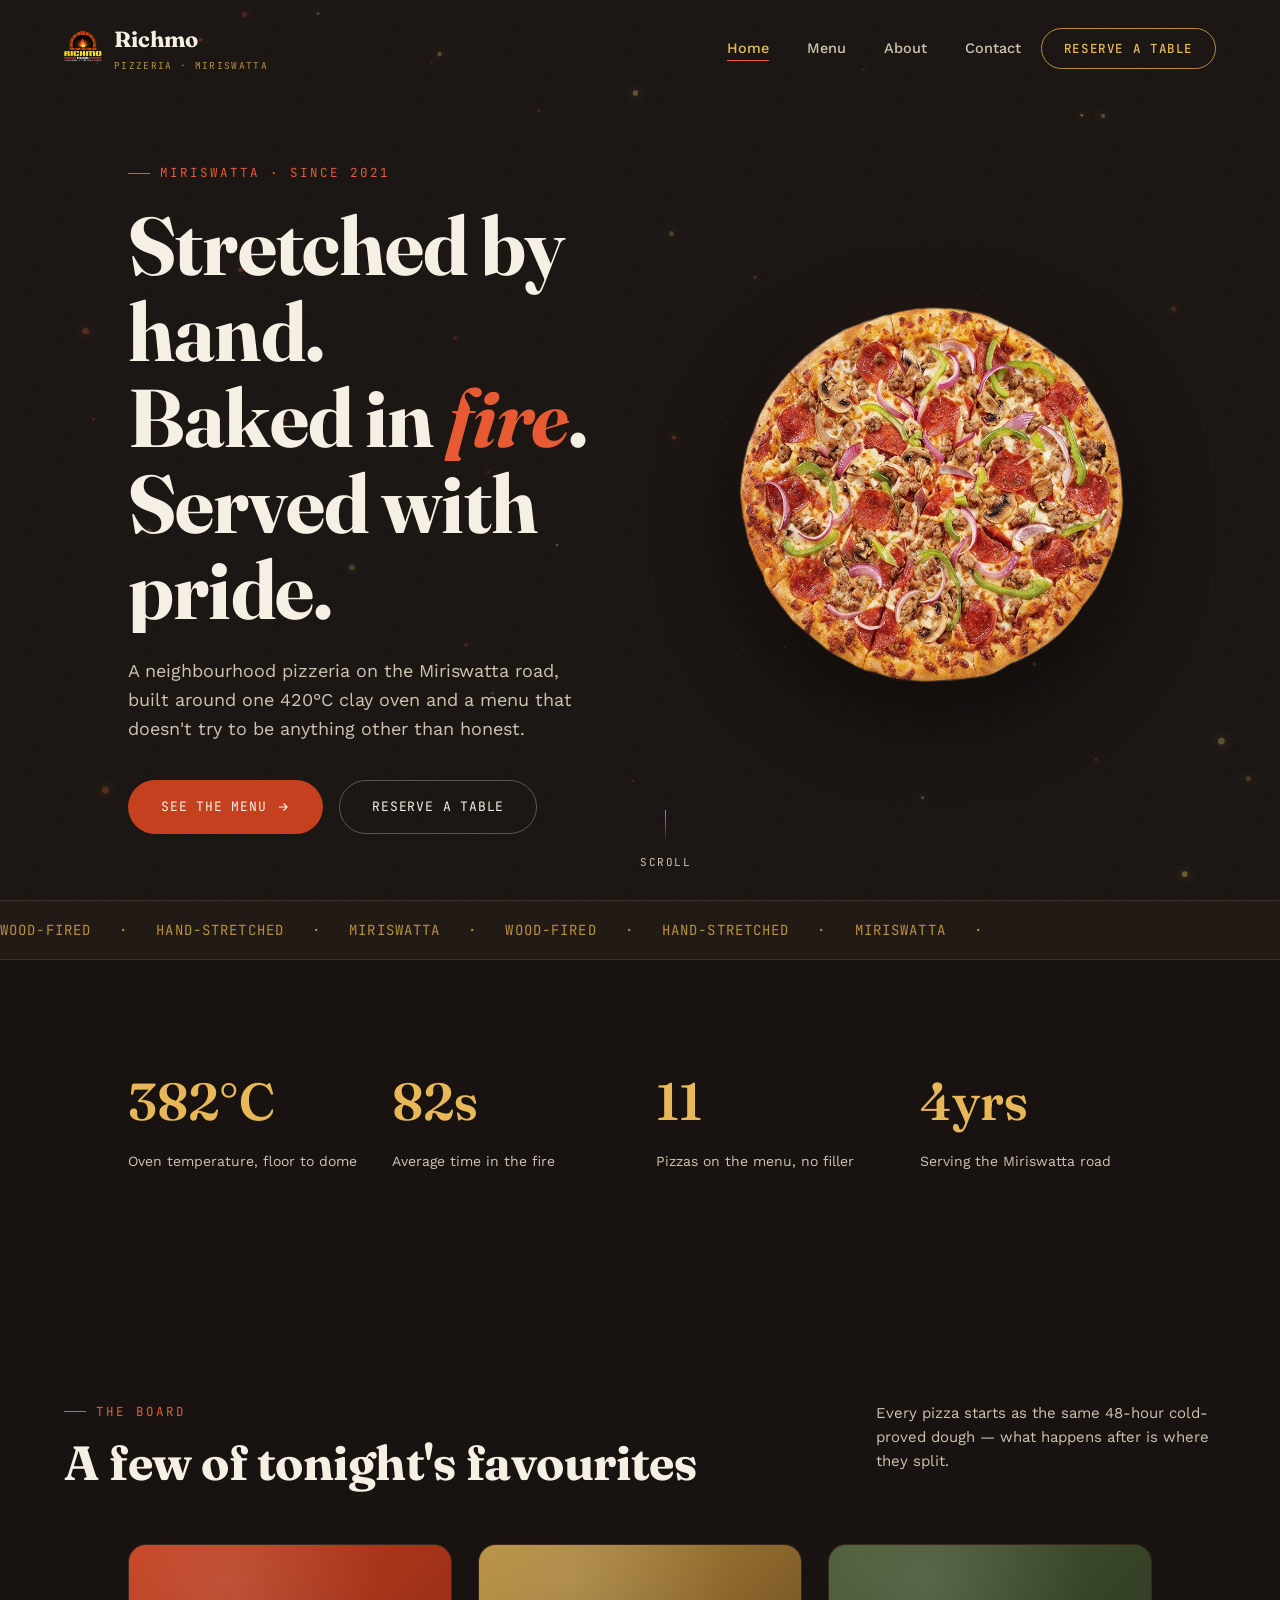
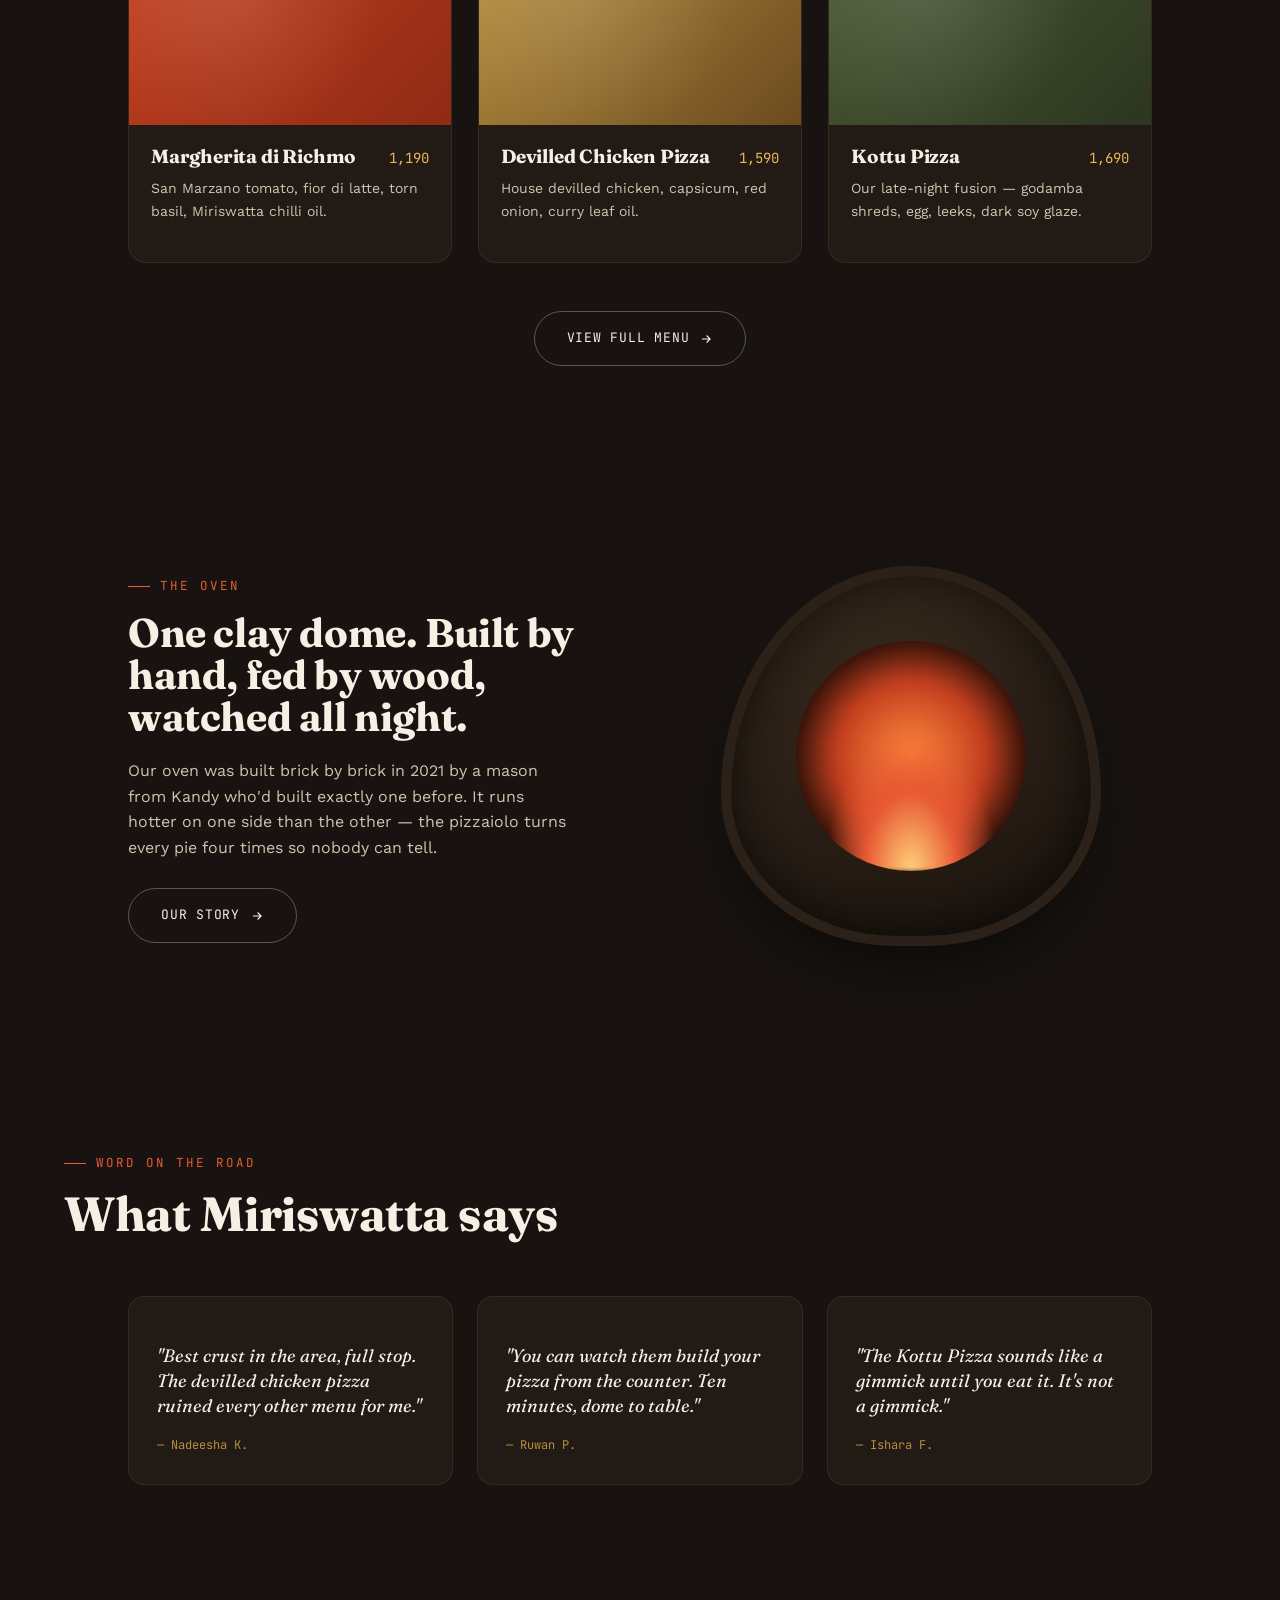
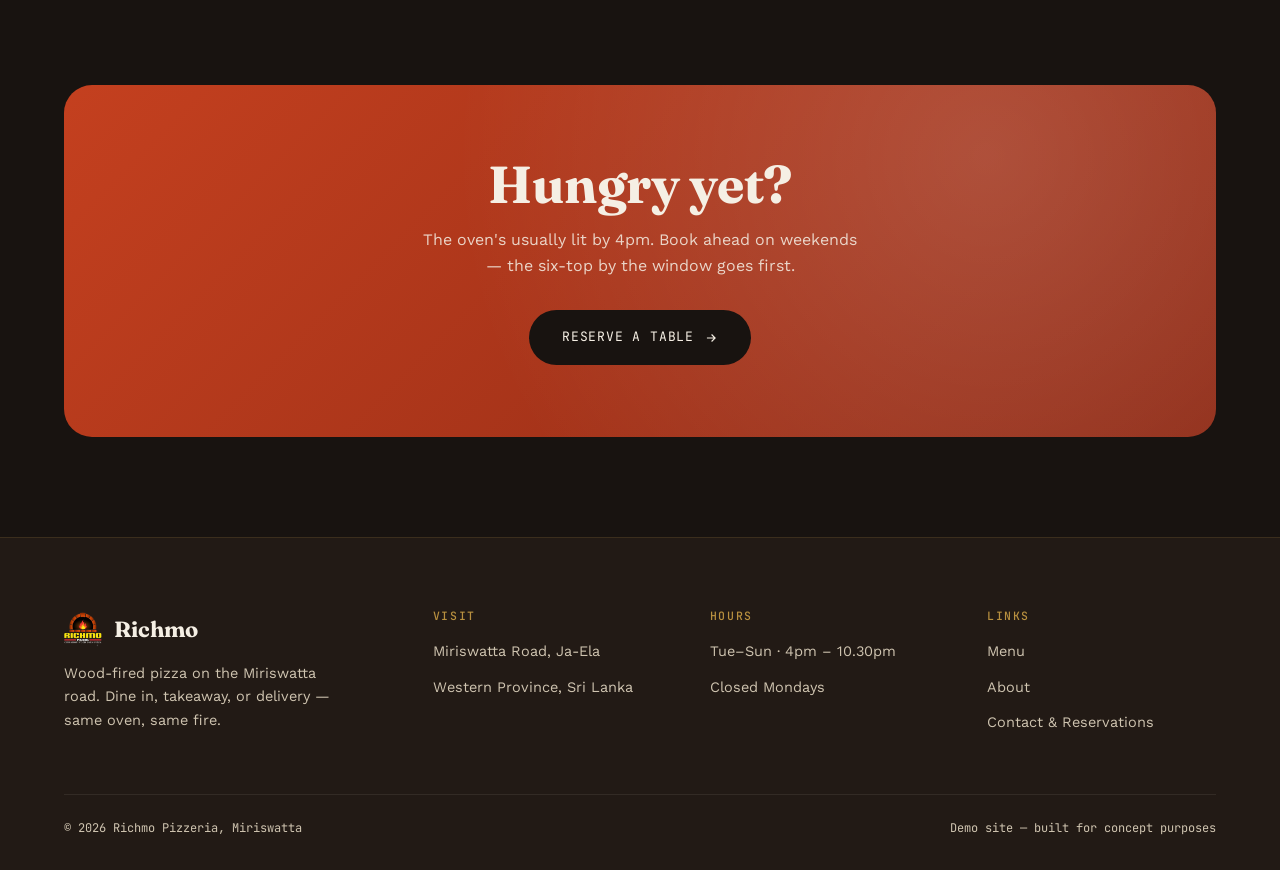
<file: index.html>
<!doctype html>
<html lang="en">
<head>
<meta charset="UTF-8">
<meta name="viewport" content="width=device-width, initial-scale=1.0">
<title>Richmo Pizzeria — Wood-Fired in Miriswatta</title>
<meta name="description" content="Richmo Pizzeria, Miriswatta — hand-stretched, wood-fired pizza. Dine in, takeaway, or delivery.">
<link rel="preconnect" href="https://fonts.googleapis.com">
<link rel="stylesheet" href="assets/styles.css">
</head>
<body>

<canvas id="embers"></canvas>
<div class="grain"></div>

<!-- ================= NAV ================= -->
<nav class="site-nav">
  <a href="index.html" class="brand">
    <span class="mark"><img src="assets/logo.png" alt="Richmo Pizzeria logo"></span>
    <span>Richmo<small>Pizzeria · Miriswatta</small></span>
  </a>
  <button class="nav-toggle" aria-label="Toggle menu"><span></span><span></span><span></span></button>
  <ul class="nav-links">
    <li><a href="index.html">Home</a></li>
    <li><a href="menu.html">Menu</a></li>
    <li><a href="about.html">About</a></li>
    <li><a href="contact.html">Contact</a></li>
    <li><a href="contact.html#reserve" class="nav-cta">Reserve a Table</a></li>
  </ul>
</nav>

<main>

  <!-- ================= HERO ================= -->
  <section class="hero">
    <div class="hero-inner container">
      <div class="hero-copy">
        <span class="eyebrow reveal in">Miriswatta · Since 2021</span>
        <h1 class="hero-title">
          <span class="line" style="--d:0">Stretched by hand.</span>
          <span class="line" style="--d:1">Baked in <em>fire</em>.</span>
          <span class="line" style="--d:2">Served with pride.</span>
        </h1>
        <p class="hero-lede reveal" style="--i:3">A neighbourhood pizzeria on the Miriswatta road, built around one 420°C clay oven and a menu that doesn't try to be anything other than honest.</p>
        <div class="hero-actions reveal" style="--i:4">
          <a href="menu.html" class="btn btn-primary">See the menu
            <svg viewBox="0 0 24 24" fill="none" stroke="currentColor" stroke-width="2"><path d="M5 12h14M13 6l6 6-6 6"/></svg>
          </a>
          <a href="contact.html#reserve" class="btn btn-outline">Reserve a table</a>
        </div>
      </div>

      <div class="hero-visual reveal-scale" style="--i:2">
        <div class="oven-glow"></div>
        <img class="pizza-svg" src="assets/hero-pizza.png" alt="Richmo wood-fired pizza">
        <div class="steam">
          <span></span><span></span><span></span>
        </div>
      </div>
    </div>
    <div class="scroll-cue reveal" style="--i:5">
      <span></span> Scroll
    </div>
  </section>

  <!-- ================= MARQUEE ================= -->
  <div class="marquee">
    <div class="marquee-track">
      <span>Wood-Fired</span><span>·</span><span>Hand-Stretched</span><span>·</span><span>Miriswatta</span><span>·</span>
      <span>Wood-Fired</span><span>·</span><span>Hand-Stretched</span><span>·</span><span>Miriswatta</span><span>·</span>
    </div>
  </div>

  <!-- ================= STATS ================= -->
  <section class="section stats-section">
    <div class="container stats-grid stagger">
      <div class="stat">
        <div class="stat-num"><span data-count="420" data-suffix="°C">0°C</span></div>
        <p>Oven temperature, floor to dome</p>
      </div>
      <div class="stat">
        <div class="stat-num"><span data-count="90" data-suffix="s">0s</span></div>
        <p>Average time in the fire</p>
      </div>
      <div class="stat">
        <div class="stat-num"><span data-count="12">0</span></div>
        <p>Pizzas on the menu, no filler</p>
      </div>
      <div class="stat">
        <div class="stat-num"><span data-count="4" data-suffix="yrs">0yrs</span></div>
        <p>Serving the Miriswatta road</p>
      </div>
    </div>
  </section>

  <!-- ================= FEATURED MENU ================= -->
  <section class="section">
    <div class="section-head">
      <div>
        <span class="eyebrow reveal">The Board</span>
        <h2 class="reveal" style="--i:1">A few of tonight's favourites</h2>
      </div>
      <p class="reveal" style="--i:2">Every pizza starts as the same 48-hour cold-proved dough — what happens after is where they split.</p>
    </div>

    <div class="container menu-preview stagger">
      <article class="menu-card" data-tilt>
        <div class="menu-card-img mc-1"></div>
        <div class="menu-card-body">
          <div class="menu-card-top"><h3>Margherita di Richmo</h3><span class="price">1,190</span></div>
          <p>San Marzano tomato, fior di latte, torn basil, Miriswatta chilli oil.</p>
        </div>
      </article>
      <article class="menu-card" data-tilt>
        <div class="menu-card-img mc-2"></div>
        <div class="menu-card-body">
          <div class="menu-card-top"><h3>Devilled Chicken Pizza</h3><span class="price">1,590</span></div>
          <p>House devilled chicken, capsicum, red onion, curry leaf oil.</p>
        </div>
      </article>
      <article class="menu-card" data-tilt>
        <div class="menu-card-img mc-3"></div>
        <div class="menu-card-body">
          <div class="menu-card-top"><h3>Kottu Pizza</h3><span class="price">1,690</span></div>
          <p>Our late-night fusion — godamba shreds, egg, leeks, dark soy glaze.</p>
        </div>
      </article>
    </div>

    <div class="center-cta reveal">
      <a href="menu.html" class="btn btn-outline">View full menu
        <svg viewBox="0 0 24 24" fill="none" stroke="currentColor" stroke-width="2"><path d="M5 12h14M13 6l6 6-6 6"/></svg>
      </a>
    </div>
  </section>

  <!-- ================= STORY STRIP ================= -->
  <section class="section story-strip">
    <div class="container story-grid">
      <div class="story-copy reveal">
        <span class="eyebrow">The Oven</span>
        <h2>One clay dome. Built by hand, fed by wood, watched all night.</h2>
        <p>Our oven was built brick by brick in 2021 by a mason from Kandy who'd built exactly one before. It runs hotter on one side than the other — the pizzaiolo turns every pie four times so nobody can tell.</p>
        <a href="about.html" class="btn btn-outline">Our story
          <svg viewBox="0 0 24 24" fill="none" stroke="currentColor" stroke-width="2"><path d="M5 12h14M13 6l6 6-6 6"/></svg>
        </a>
      </div>
      <div class="story-visual reveal-scale" style="--i:1">
        <div class="oven-frame">
          <div class="oven-mouth">
            <div class="fire"></div>
          </div>
        </div>
      </div>
    </div>
  </section>

  <!-- ================= TESTIMONIALS ================= -->
  <section class="section">
    <div class="section-head">
      <div>
        <span class="eyebrow reveal">Word on the Road</span>
        <h2 class="reveal" style="--i:1">What Miriswatta says</h2>
      </div>
    </div>
    <div class="container testimonial-grid stagger">
      <blockquote class="testi">
        <p>"Best crust in the area, full stop. The devilled chicken pizza ruined every other menu for me."</p>
        <cite>— Nadeesha K.</cite>
      </blockquote>
      <blockquote class="testi">
        <p>"You can watch them build your pizza from the counter. Ten minutes, dome to table."</p>
        <cite>— Ruwan P.</cite>
      </blockquote>
      <blockquote class="testi">
        <p>"The Kottu Pizza sounds like a gimmick until you eat it. It's not a gimmick."</p>
        <cite>— Ishara F.</cite>
      </blockquote>
    </div>
  </section>

  <!-- ================= CTA BAND ================= -->
  <section class="cta-band">
    <div class="container cta-band-inner reveal-scale">
      <h2>Hungry yet?</h2>
      <p>The oven's usually lit by 4pm. Book ahead on weekends — the six-top by the window goes first.</p>
      <a href="contact.html#reserve" class="btn btn-primary">Reserve a table
        <svg viewBox="0 0 24 24" fill="none" stroke="currentColor" stroke-width="2"><path d="M5 12h14M13 6l6 6-6 6"/></svg>
      </a>
    </div>
  </section>

</main>

<!-- ================= FOOTER ================= -->
<footer class="site-footer">
  <div class="footer-grid">
    <div class="footer-brand">
      <a href="index.html" class="brand">
        <span class="mark"><img src="assets/logo.png" alt="Richmo Pizzeria logo"></span>
        <span>Richmo</span>
      </a>
      <p>Wood-fired pizza on the Miriswatta road. Dine in, takeaway, or delivery — same oven, same fire.</p>
    </div>
    <div class="footer-col">
      <h4>Visit</h4>
      <ul>
        <li><a href="#">Miriswatta Road, Ja-Ela</a></li>
        <li><a href="#">Western Province, Sri Lanka</a></li>
      </ul>
    </div>
    <div class="footer-col">
      <h4>Hours</h4>
      <ul>
        <li><a href="#">Tue–Sun · 4pm – 10.30pm</a></li>
        <li><a href="#">Closed Mondays</a></li>
      </ul>
    </div>
    <div class="footer-col">
      <h4>Links</h4>
      <ul>
        <li><a href="menu.html">Menu</a></li>
        <li><a href="about.html">About</a></li>
        <li><a href="contact.html">Contact & Reservations</a></li>
      </ul>
    </div>
  </div>
  <div class="footer-bottom">
    <span>© 2026 Richmo Pizzeria, Miriswatta</span>
    <span>Demo site — built for concept purposes</span>
  </div>
</footer>

<style>
/* ---- page-specific styles: HOME ---- */
.hero{
  min-height:100vh;
  display:flex; flex-direction:column; justify-content:center;
  padding:150px var(--edge) 60px;
  position:relative;
}
.hero-inner{
  display:grid;
  grid-template-columns:1.1fr 0.9fr;
  align-items:center;
  gap:40px;
}
.hero-title{
  font-size:clamp(46px,6.4vw,84px);
  margin-top:20px;
}
.hero-title .line{
  display:block;
  overflow:hidden;
}
.hero-title .line{
  animation:lineUp .9s var(--ease) both;
  animation-delay:calc(var(--d) * 120ms + 150ms);
}
.hero-title em{ font-style:italic; color:var(--ember-bright); }
@keyframes lineUp{
  from{ transform:translateY(110%); opacity:0; }
  to{ transform:translateY(0); opacity:1; }
}
.hero-lede{ font-size:18px; color:var(--cream-dim); max-width:460px; margin-top:24px; }
.hero-actions{ display:flex; gap:16px; margin-top:36px; flex-wrap:wrap; }

.hero-visual{ position:relative; display:flex; align-items:center; justify-content:center; }
.oven-glow{
  position:absolute; width:420px; height:420px; border-radius:50%;
  background:radial-gradient(circle, rgba(196,64,31,.35), rgba(196,64,31,0) 70%);
  filter:blur(10px);
  animation:glowPulse 4s ease-in-out infinite;
}
@keyframes glowPulse{ 0%,100%{ opacity:.7; transform:scale(1);} 50%{ opacity:1; transform:scale(1.08);} }
.pizza-svg{
  width:min(72vw,400px);
  aspect-ratio:1/1;
  object-fit:contain;
  animation:pizzaEnter 1.1s var(--ease) both, pizzaFloat 6s ease-in-out 1.1s infinite;
  filter:drop-shadow(0 30px 40px rgba(0,0,0,.55));
  position:relative; z-index:2;
}
@keyframes pizzaEnter{
  from{ transform:scale(.4) rotate(-140deg); opacity:0; }
  to{ transform:scale(1) rotate(0deg); opacity:1; }
}
@keyframes pizzaFloat{
  0%,100%{ transform:translateY(0) rotate(0deg); }
  50%{ transform:translateY(-14px) rotate(2deg); }
}
.steam{ position:absolute; top:10%; left:50%; z-index:1; }
.steam span{
  position:absolute; bottom:0; width:6px; height:6px; border-radius:50%;
  background:rgba(245,239,228,.5); filter:blur(3px);
  animation:steamRise 3.4s ease-in infinite;
}
.steam span:nth-child(1){ left:-40px; animation-delay:0s; }
.steam span:nth-child(2){ left:0px; animation-delay:1.1s; }
.steam span:nth-child(3){ left:30px; animation-delay:2.2s; }
@keyframes steamRise{
  0%{ transform:translateY(0) scale(1); opacity:0; }
  15%{ opacity:.6; }
  100%{ transform:translateY(-140px) scale(2.4); opacity:0; }
}

.scroll-cue{
  position:absolute; bottom:28px; left:50%; transform:translateX(-50%);
  display:flex; flex-direction:column; align-items:center; gap:10px;
  font-family:var(--f-mono); font-size:11px; letter-spacing:.14em; text-transform:uppercase;
  color:var(--cream-dim);
}
.scroll-cue span{
  width:1px; height:34px; background:linear-gradient(var(--crust-dim), transparent);
  animation:cueMove 1.8s ease-in-out infinite;
}
@keyframes cueMove{ 0%,100%{ opacity:.3; } 50%{ opacity:1; } }

@media (max-width:900px){
  .hero-inner{ grid-template-columns:1fr; text-align:left; }
  .hero-visual{ order:-1; margin-bottom:20px; }
  .pizza-svg{ width:280px; }
}

/* marquee */
.marquee{
  border-top:1px solid rgba(232,184,88,.14);
  border-bottom:1px solid rgba(232,184,88,.14);
  overflow:hidden;
  padding:18px 0;
  background:var(--char-2);
  position:relative; z-index:3;
}
.marquee-track{
  display:flex; gap:28px; white-space:nowrap;
  width:max-content;
  animation:marqueeScroll 22s linear infinite;
  font-family:var(--f-mono);
  font-size:14px; letter-spacing:.08em; text-transform:uppercase;
  color:var(--crust-dim);
}
@keyframes marqueeScroll{ from{ transform:translateX(0);} to{ transform:translateX(-50%);} }

/* stats */
.stats-grid{
  display:grid; grid-template-columns:repeat(4,1fr); gap:32px;
}
.stat-num{ font-family:var(--f-display); font-size:clamp(34px,4.4vw,52px); color:var(--crust); font-weight:600; }
.stat p{ color:var(--cream-dim); font-size:14px; margin-top:6px; }
@media (max-width:760px){ .stats-grid{ grid-template-columns:1fr 1fr; } }

/* menu preview cards */
.menu-preview{ display:grid; grid-template-columns:repeat(3,1fr); gap:26px; }
.menu-card{
  background:var(--char-2);
  border:1px solid rgba(232,184,88,.1);
  border-radius:18px;
  overflow:hidden;
  transition:transform .1s linear, border-color .3s var(--ease), box-shadow .3s var(--ease);
  will-change:transform;
}
.menu-card:hover{ border-color:rgba(232,184,88,.3); box-shadow:0 24px 50px -20px rgba(0,0,0,.6); }
.menu-card-img{ height:180px; position:relative; overflow:hidden; }
.menu-card-img::after{ content:''; position:absolute; inset:0; background:radial-gradient(circle at 30% 20%, rgba(255,255,255,.12), transparent 60%); }
.mc-1{ background:linear-gradient(135deg,#c4401f,#8f2a15); }
.mc-2{ background:linear-gradient(135deg,#b8903f,#6b4a1f); }
.mc-3{ background:linear-gradient(135deg,#4a5a34,#2c3620); }
.menu-card-body{ padding:22px 22px 26px; }
.menu-card-top{ display:flex; justify-content:space-between; align-items:baseline; gap:10px; }
.menu-card-top h3{ font-size:19px; }
.price{ font-family:var(--f-mono); color:var(--crust); font-size:14px; white-space:nowrap; }
.menu-card-body p{ color:var(--cream-dim); font-size:14px; margin-top:8px; }
.center-cta{ display:flex; justify-content:center; margin-top:48px; }
@media (max-width:900px){ .menu-preview{ grid-template-columns:1fr; } }

/* story strip */
.story-grid{ display:grid; grid-template-columns:1fr 1fr; gap:60px; align-items:center; }
.story-copy h2{ font-size:clamp(28px,3.6vw,40px); margin-top:16px; }
.story-copy p{ color:var(--cream-dim); margin:20px 0 28px; max-width:440px; }
.story-visual{ display:flex; justify-content:center; }
.oven-frame{
  width:100%; max-width:380px; aspect-ratio:1/1; border-radius:50% 50% 46% 46% / 60% 60% 40% 40%;
  background:linear-gradient(160deg,#3a2c20,#1c140e);
  border:10px solid #2c2119;
  display:flex; align-items:center; justify-content:center;
  box-shadow:inset 0 0 60px rgba(0,0,0,.7), 0 30px 60px -20px rgba(0,0,0,.6);
}
.oven-mouth{
  width:64%; height:64%; border-radius:50%;
  background:radial-gradient(circle, #ff8a3d, #c4401f 45%, #2c1108 80%);
  display:flex; align-items:flex-end; justify-content:center; overflow:hidden;
  box-shadow:inset 0 0 40px rgba(0,0,0,.6);
}
.fire{
  width:70%; height:60%;
  background:radial-gradient(ellipse at bottom, #ffd27a, #e85a34 40%, transparent 75%);
  filter:blur(2px);
  animation:flicker 2.6s ease-in-out infinite;
  border-radius:50% 50% 20% 20%;
}
@keyframes flicker{
  0%,100%{ transform:scaleY(1) scaleX(1); opacity:.9; }
  25%{ transform:scaleY(1.1) scaleX(.95); opacity:1; }
  50%{ transform:scaleY(.9) scaleX(1.05); opacity:.85; }
  75%{ transform:scaleY(1.05) scaleX(.9); opacity:1; }
}
@media (max-width:860px){ .story-grid{ grid-template-columns:1fr; } }

/* testimonials */
.testimonial-grid{ display:grid; grid-template-columns:repeat(3,1fr); gap:24px; }
.testi{
  margin:0; padding:28px; background:var(--char-2); border-radius:16px;
  border:1px solid rgba(232,184,88,.1);
}
.testi p{ font-family:var(--f-display); font-size:18px; font-style:italic; line-height:1.4; color:var(--cream); }
.testi cite{ display:block; margin-top:16px; font-family:var(--f-mono); font-size:12px; color:var(--crust-dim); font-style:normal; }
@media (max-width:860px){ .testimonial-grid{ grid-template-columns:1fr; } }

/* cta band */
.cta-band{ padding:100px var(--edge); }
.cta-band-inner{
  max-width:var(--maxw); margin-inline:auto;
  background:linear-gradient(135deg, var(--ember) 0%, #8f2a15 100%);
  border-radius:28px;
  padding:72px 48px;
  text-align:center;
  position:relative; overflow:hidden;
}
.cta-band-inner::before{
  content:''; position:absolute; inset:0;
  background:radial-gradient(circle at 80% 20%, rgba(255,255,255,.15), transparent 55%);
}
.cta-band-inner h2{ font-size:clamp(32px,4.6vw,52px); position:relative; }
.cta-band-inner p{ margin:16px auto 32px; max-width:440px; color:rgba(245,239,228,.85); position:relative; }
.cta-band-inner .btn-primary{ background:var(--char); position:relative; }
.cta-band-inner .btn-primary:hover{ background:var(--char-2); }
</style>

<script src="assets/main.js"></script>
</body>
</html>
</file>
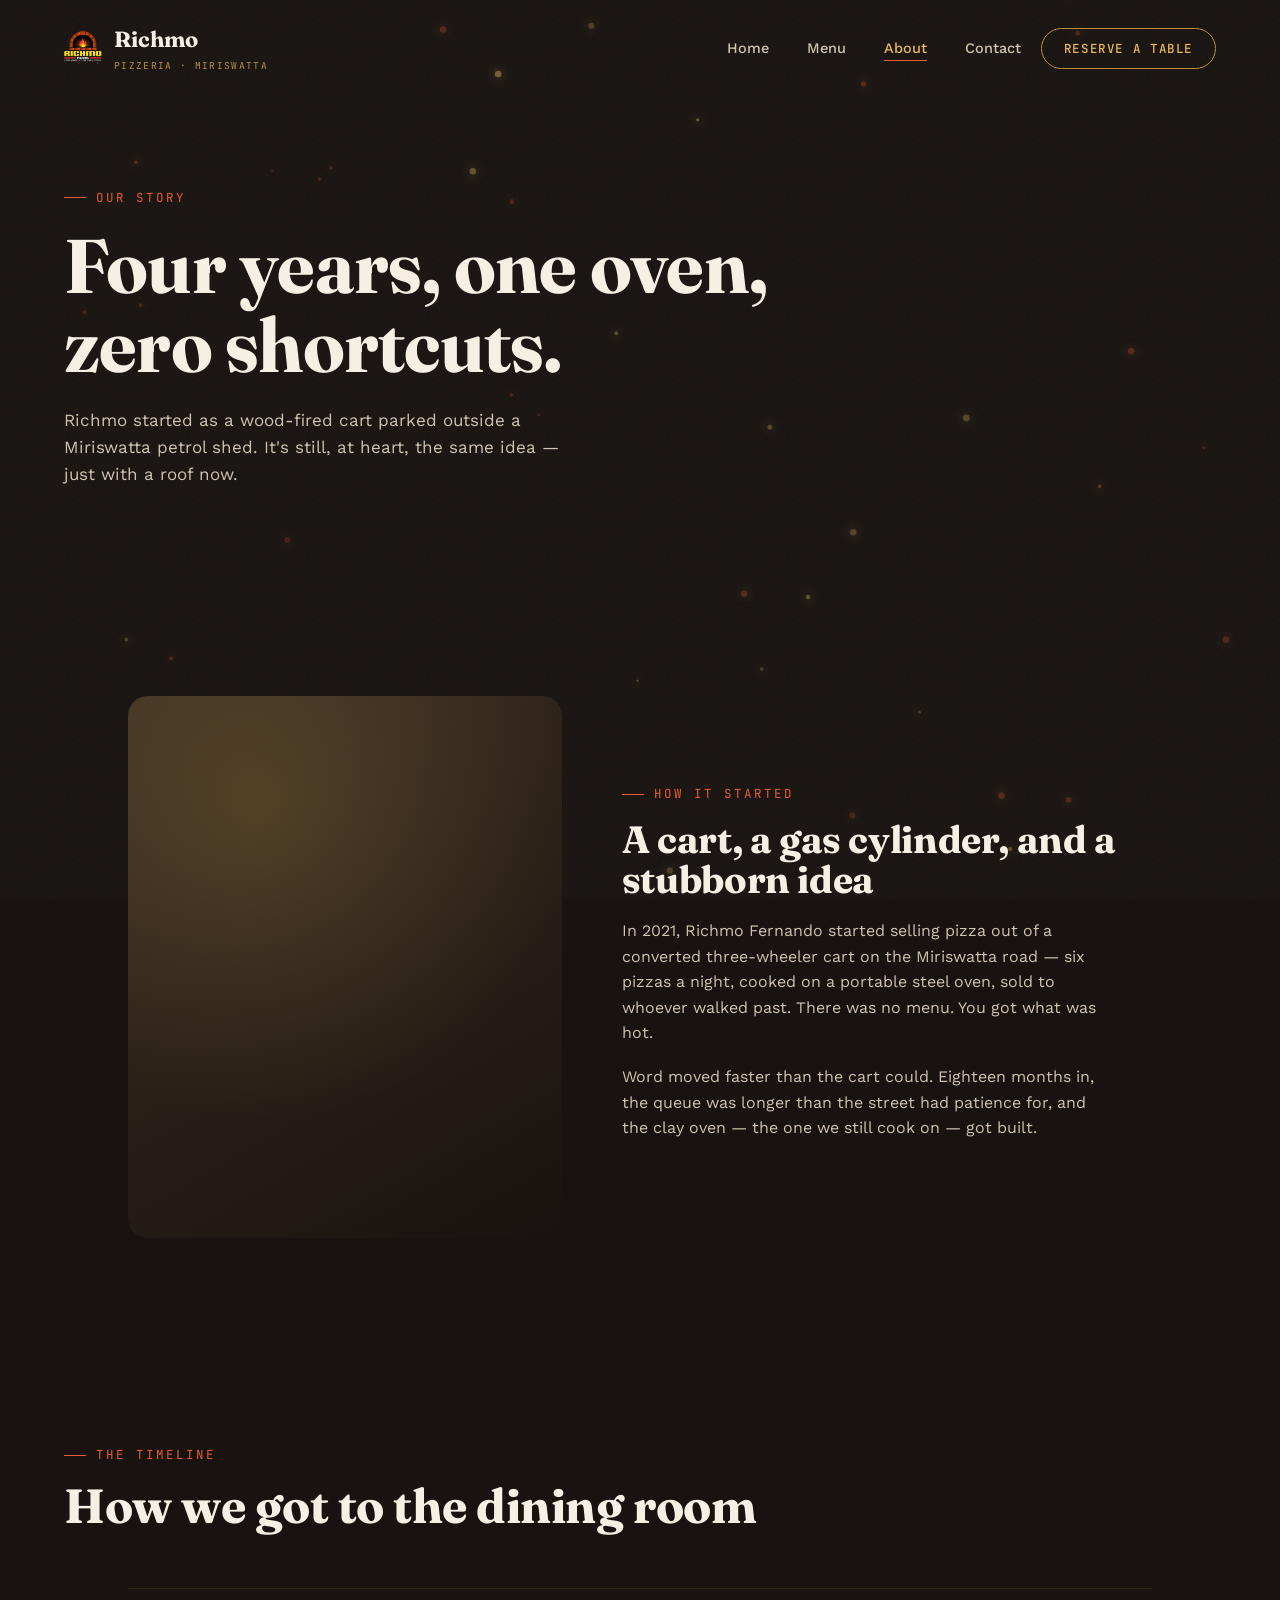
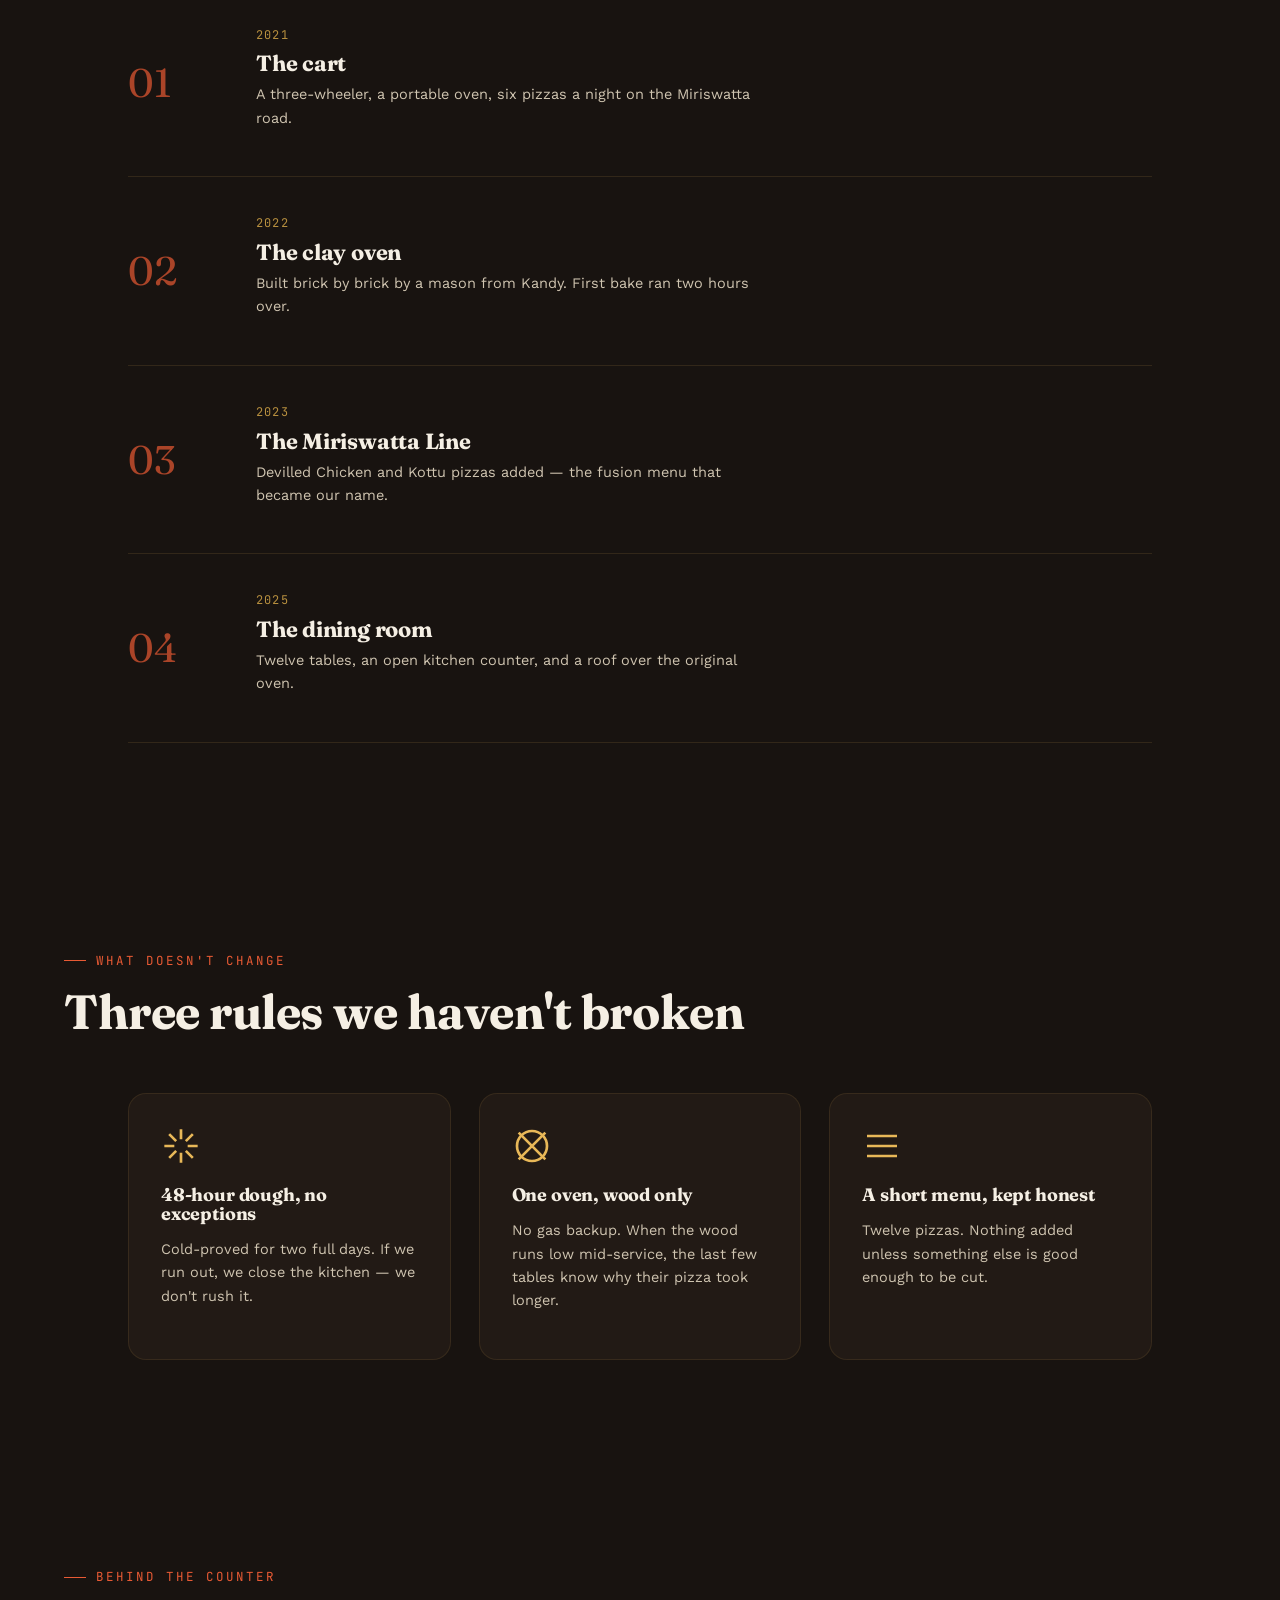
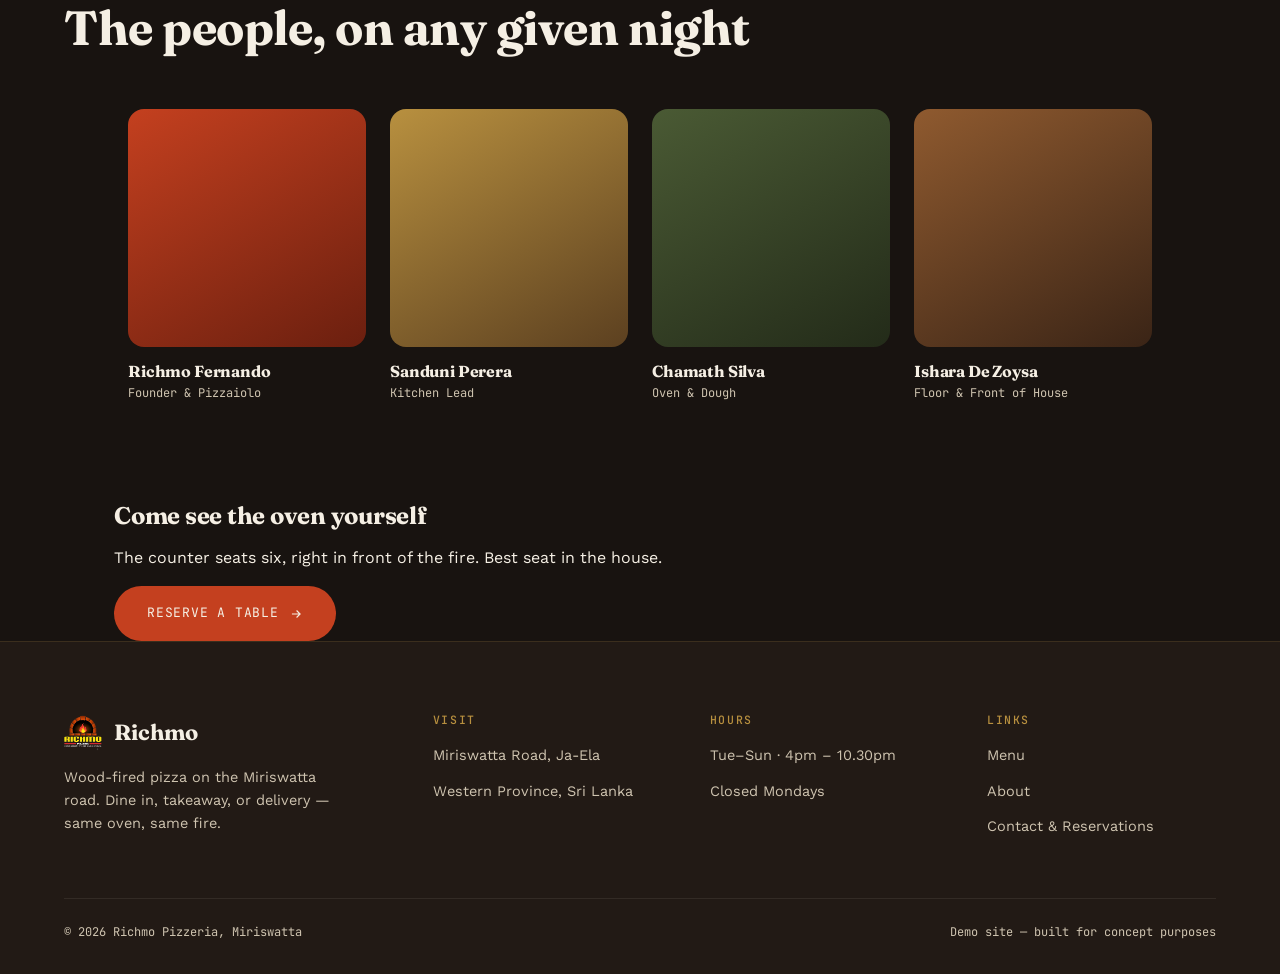
<file: about.html>
<!doctype html>
<html lang="en">
<head>
<meta charset="UTF-8">
<meta name="viewport" content="width=device-width, initial-scale=1.0">
<title>About — Richmo Pizzeria</title>
<meta name="description" content="The story behind Richmo Pizzeria, Miriswatta — one clay oven, four years, no shortcuts.">
<link rel="stylesheet" href="assets/styles.css">
</head>
<body>

<canvas id="embers"></canvas>
<div class="grain"></div>

<nav class="site-nav">
  <a href="index.html" class="brand">
    <span class="mark"><img src="assets/logo.png" alt="Richmo Pizzeria logo"></span>
    <span>Richmo<small>Pizzeria · Miriswatta</small></span>
  </a>
  <button class="nav-toggle" aria-label="Toggle menu"><span></span><span></span><span></span></button>
  <ul class="nav-links">
    <li><a href="index.html">Home</a></li>
    <li><a href="menu.html">Menu</a></li>
    <li><a href="about.html">About</a></li>
    <li><a href="contact.html">Contact</a></li>
    <li><a href="contact.html#reserve" class="nav-cta">Reserve a Table</a></li>
  </ul>
</nav>

<main>

  <section class="page-hero">
    <span class="eyebrow reveal in">Our Story</span>
    <h1 class="reveal in" style="--i:1">Four years, one oven,<br>zero shortcuts.</h1>
    <p class="lede reveal in" style="--i:2">Richmo started as a wood-fired cart parked outside a Miriswatta petrol shed. It's still, at heart, the same idea — just with a roof now.</p>
  </section>

  <!-- INTRO SPLIT -->
  <section class="section about-intro">
    <div class="container about-grid">
      <div class="about-visual reveal-scale">
        <div class="photo-block pb-1"></div>
      </div>
      <div class="about-copy reveal" style="--i:1">
        <span class="eyebrow">How it started</span>
        <h2>A cart, a gas cylinder, and a stubborn idea</h2>
        <p>In 2021, Richmo Fernando started selling pizza out of a converted three-wheeler cart on the Miriswatta road — six pizzas a night, cooked on a portable steel oven, sold to whoever walked past. There was no menu. You got what was hot.</p>
        <p>Word moved faster than the cart could. Eighteen months in, the queue was longer than the street had patience for, and the clay oven — the one we still cook on — got built.</p>
      </div>
    </div>
  </section>

  <!-- TIMELINE (real sequence, numbering earns its place) -->
  <section class="section timeline-section">
    <div class="section-head">
      <div>
        <span class="eyebrow reveal">The Timeline</span>
        <h2 class="reveal" style="--i:1">How we got to the dining room</h2>
      </div>
    </div>
    <div class="container timeline stagger">
      <div class="tl-item">
        <span class="tl-num">01</span>
        <div class="tl-body">
          <span class="tl-year">2021</span>
          <h4>The cart</h4>
          <p>A three-wheeler, a portable oven, six pizzas a night on the Miriswatta road.</p>
        </div>
      </div>
      <div class="tl-item">
        <span class="tl-num">02</span>
        <div class="tl-body">
          <span class="tl-year">2022</span>
          <h4>The clay oven</h4>
          <p>Built brick by brick by a mason from Kandy. First bake ran two hours over.</p>
        </div>
      </div>
      <div class="tl-item">
        <span class="tl-num">03</span>
        <div class="tl-body">
          <span class="tl-year">2023</span>
          <h4>The Miriswatta Line</h4>
          <p>Devilled Chicken and Kottu pizzas added — the fusion menu that became our name.</p>
        </div>
      </div>
      <div class="tl-item">
        <span class="tl-num">04</span>
        <div class="tl-body">
          <span class="tl-year">2025</span>
          <h4>The dining room</h4>
          <p>Twelve tables, an open kitchen counter, and a roof over the original oven.</p>
        </div>
      </div>
    </div>
  </section>

  <!-- VALUES -->
  <section class="section values-section">
    <div class="section-head">
      <div>
        <span class="eyebrow reveal">What Doesn't Change</span>
        <h2 class="reveal" style="--i:1">Three rules we haven't broken</h2>
      </div>
    </div>
    <div class="container values-grid stagger">
      <div class="value-card">
        <div class="value-icon">
          <svg viewBox="0 0 24 24" fill="none" stroke="currentColor" stroke-width="1.6"><path d="M12 2v6M12 22v-6M4.9 4.9l4.2 4.2M14.9 14.9l4.2 4.2M2 12h6M16 12h6M4.9 19.1l4.2-4.2M14.9 9.1l4.2-4.2"/></svg>
        </div>
        <h4>48-hour dough, no exceptions</h4>
        <p>Cold-proved for two full days. If we run out, we close the kitchen — we don't rush it.</p>
      </div>
      <div class="value-card">
        <div class="value-icon">
          <svg viewBox="0 0 24 24" fill="none" stroke="currentColor" stroke-width="1.6"><path d="M4 4l16 16M20 4L4 20"/><circle cx="12" cy="12" r="9"/></svg>
        </div>
        <h4>One oven, wood only</h4>
        <p>No gas backup. When the wood runs low mid-service, the last few tables know why their pizza took longer.</p>
      </div>
      <div class="value-card">
        <div class="value-icon">
          <svg viewBox="0 0 24 24" fill="none" stroke="currentColor" stroke-width="1.6"><path d="M3 12h18M3 6h18M3 18h18"/></svg>
        </div>
        <h4>A short menu, kept honest</h4>
        <p>Twelve pizzas. Nothing added unless something else is good enough to be cut.</p>
      </div>
    </div>
  </section>

  <!-- TEAM -->
  <section class="section">
    <div class="section-head">
      <div>
        <span class="eyebrow reveal">Behind the Counter</span>
        <h2 class="reveal" style="--i:1">The people, on any given night</h2>
      </div>
    </div>
    <div class="container team-grid stagger">
      <div class="team-card">
        <div class="team-photo tp-1"></div>
        <h4>Richmo Fernando</h4>
        <span>Founder & Pizzaiolo</span>
      </div>
      <div class="team-card">
        <div class="team-photo tp-2"></div>
        <h4>Sanduni Perera</h4>
        <span>Kitchen Lead</span>
      </div>
      <div class="team-card">
        <div class="team-photo tp-3"></div>
        <h4>Chamath Silva</h4>
        <span>Oven & Dough</span>
      </div>
      <div class="team-card">
        <div class="team-photo tp-4"></div>
        <h4>Ishara De Zoysa</h4>
        <span>Floor & Front of House</span>
      </div>
    </div>
  </section>

  <section class="cta-band">
    <div class="container cta-band-inner reveal-scale">
      <h2>Come see the oven yourself</h2>
      <p>The counter seats six, right in front of the fire. Best seat in the house.</p>
      <a href="contact.html#reserve" class="btn btn-primary">Reserve a table
        <svg viewBox="0 0 24 24" fill="none" stroke="currentColor" stroke-width="2"><path d="M5 12h14M13 6l6 6-6 6"/></svg>
      </a>
    </div>
  </section>

</main>

<footer class="site-footer">
  <div class="footer-grid">
    <div class="footer-brand">
      <a href="index.html" class="brand">
        <span class="mark"><img src="assets/logo.png" alt="Richmo Pizzeria logo"></span>
        <span>Richmo</span>
      </a>
      <p>Wood-fired pizza on the Miriswatta road. Dine in, takeaway, or delivery — same oven, same fire.</p>
    </div>
    <div class="footer-col">
      <h4>Visit</h4>
      <ul><li><a href="#">Miriswatta Road, Ja-Ela</a></li><li><a href="#">Western Province, Sri Lanka</a></li></ul>
    </div>
    <div class="footer-col">
      <h4>Hours</h4>
      <ul><li><a href="#">Tue–Sun · 4pm – 10.30pm</a></li><li><a href="#">Closed Mondays</a></li></ul>
    </div>
    <div class="footer-col">
      <h4>Links</h4>
      <ul><li><a href="menu.html">Menu</a></li><li><a href="about.html">About</a></li><li><a href="contact.html">Contact & Reservations</a></li></ul>
    </div>
  </div>
  <div class="footer-bottom">
    <span>© 2026 Richmo Pizzeria, Miriswatta</span>
    <span>Demo site — built for concept purposes</span>
  </div>
</footer>

<style>
.about-grid{ display:grid; grid-template-columns:0.9fr 1.1fr; gap:60px; align-items:center; }
.photo-block{
  aspect-ratio:4/5; border-radius:20px;
  background:linear-gradient(150deg,#3a2c20,#181310);
  position:relative; overflow:hidden;
}
.photo-block::after{
  content:''; position:absolute; inset:0;
  background:radial-gradient(circle at 30% 20%, rgba(232,184,88,.18), transparent 60%);
}
.about-copy h2{ font-size:clamp(28px,3.6vw,38px); margin-top:16px; }
.about-copy p{ color:var(--cream-dim); margin-top:18px; max-width:480px; }
@media (max-width:860px){ .about-grid{ grid-template-columns:1fr; } }

.timeline{ display:flex; flex-direction:column; gap:0; }
.tl-item{
  display:grid; grid-template-columns:100px 1fr; gap:28px;
  padding:32px 0;
  border-top:1px solid rgba(232,184,88,.12);
  align-items:center;
}
.tl-item:last-child{ border-bottom:1px solid rgba(232,184,88,.12); }
.tl-num{ font-family:var(--f-display); font-size:40px; color:var(--ember-bright); opacity:.7; }
.tl-year{ font-family:var(--f-mono); font-size:12px; color:var(--crust-dim); letter-spacing:.1em; }
.tl-body h4{ font-size:22px; margin-top:6px; }
.tl-body p{ color:var(--cream-dim); font-size:14.5px; margin-top:8px; max-width:520px; }
@media (max-width:600px){ .tl-item{ grid-template-columns:50px 1fr; } .tl-num{ font-size:28px; } }

.values-grid{ display:grid; grid-template-columns:repeat(3,1fr); gap:28px; }
.value-card{ padding:32px; background:var(--char-2); border-radius:18px; border:1px solid rgba(232,184,88,.1); }
.value-icon{ width:40px; height:40px; color:var(--crust); margin-bottom:20px; }
.value-icon svg{ width:100%; height:100%; }
.value-card h4{ font-size:18px; margin-bottom:10px; }
.value-card p{ color:var(--cream-dim); font-size:14.5px; }
@media (max-width:860px){ .values-grid{ grid-template-columns:1fr; } }

.team-grid{ display:grid; grid-template-columns:repeat(4,1fr); gap:24px; }
.team-photo{ aspect-ratio:1/1; border-radius:16px; margin-bottom:16px; }
.tp-1{ background:linear-gradient(150deg,#c4401f,#6b1f0f); }
.tp-2{ background:linear-gradient(150deg,#b8903f,#5c4020); }
.tp-3{ background:linear-gradient(150deg,#4a5a34,#232b19); }
.tp-4{ background:linear-gradient(150deg,#8f5a2f,#3a2416); }
.team-card h4{ font-size:16px; }
.team-card span{ display:block; font-family:var(--f-mono); font-size:12px; color:var(--cream-dim); margin-top:4px; }
@media (max-width:760px){ .team-grid{ grid-template-columns:1fr 1fr; } }
</style>

<script src="assets/main.js"></script>
</body>
</html>
</file>
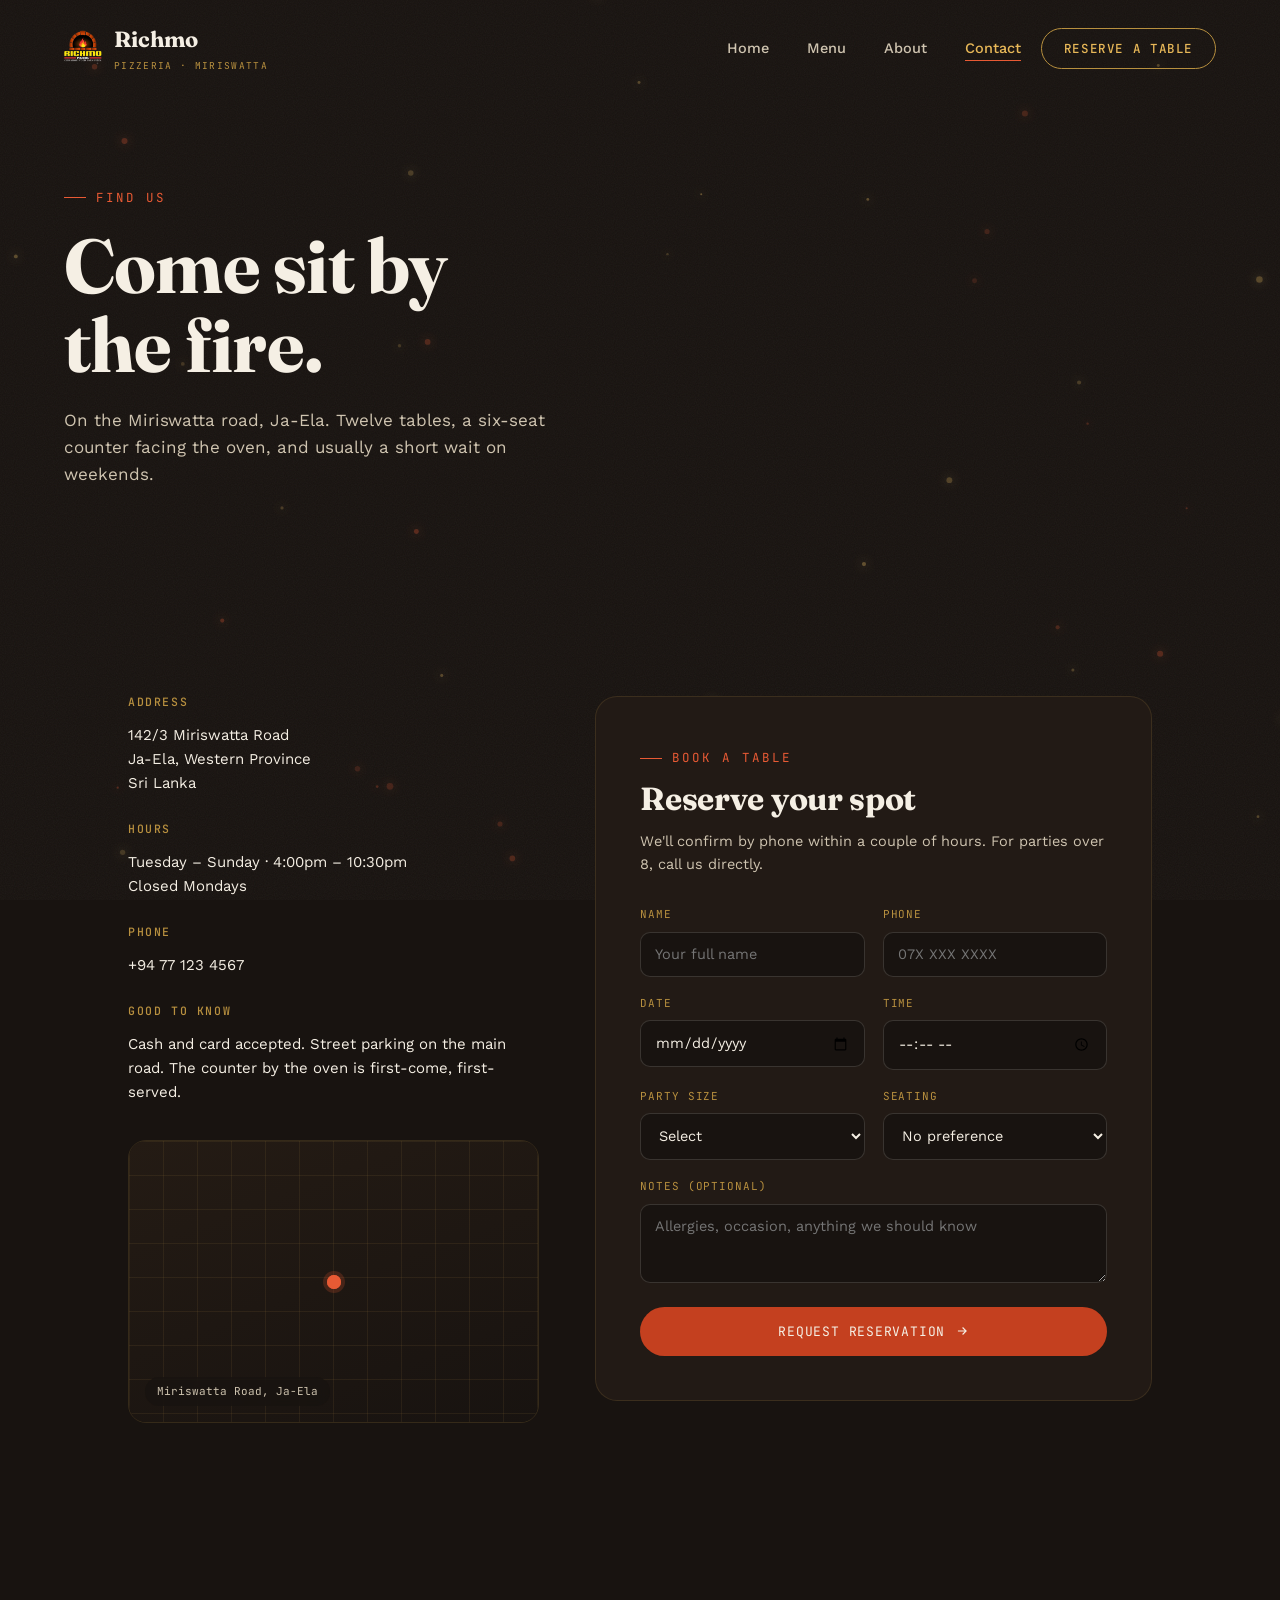
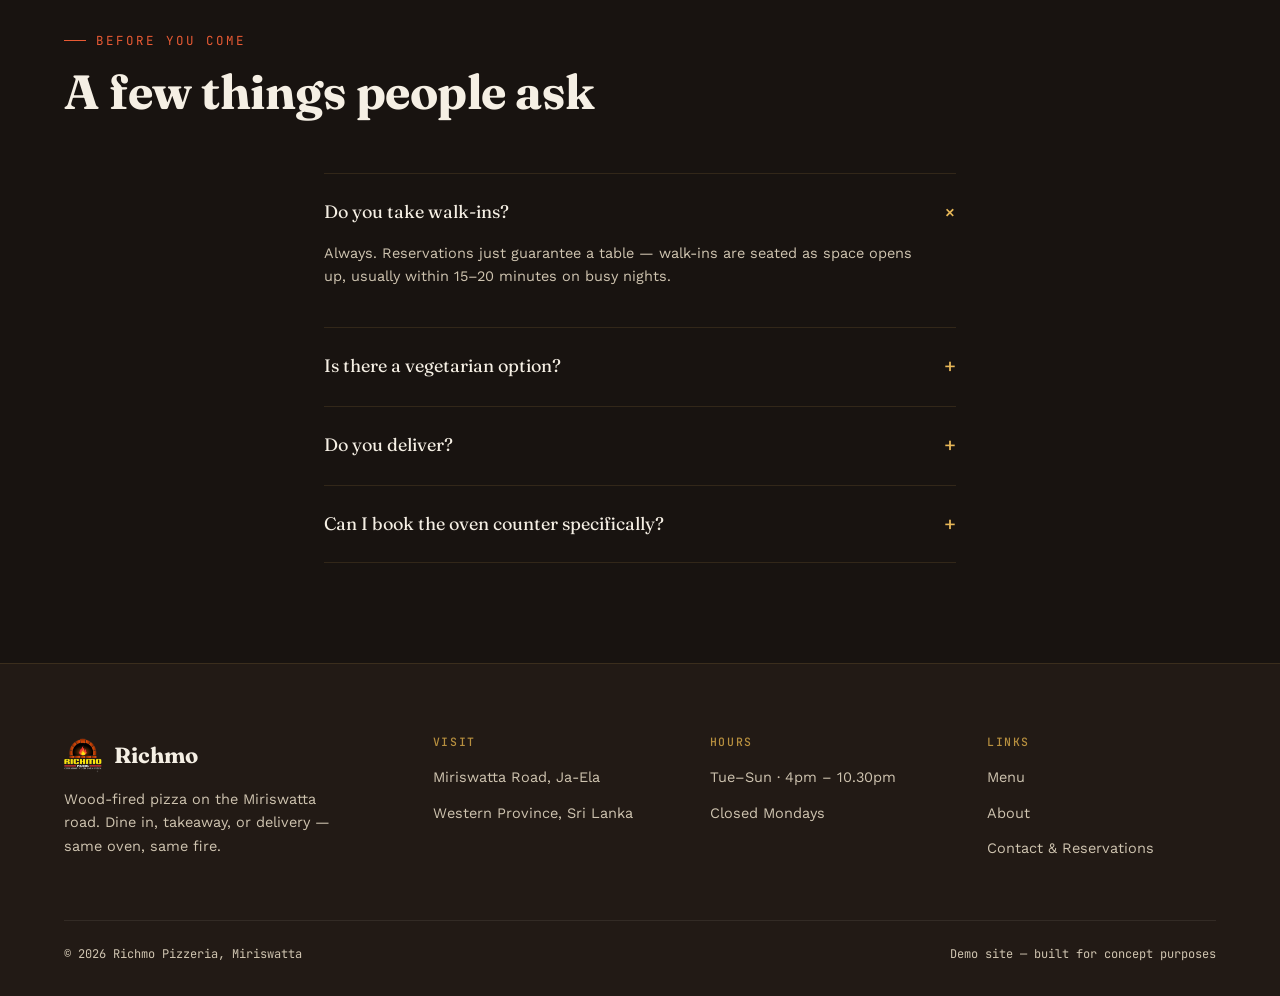
<file: contact.html>
<!doctype html>
<html lang="en">
<head>
<meta charset="UTF-8">
<meta name="viewport" content="width=device-width, initial-scale=1.0">
<title>Contact & Reservations — Richmo Pizzeria</title>
<meta name="description" content="Reserve a table, find directions, or get in touch with Richmo Pizzeria, Miriswatta.">
<link rel="stylesheet" href="assets/styles.css">
</head>
<body>

<canvas id="embers"></canvas>
<div class="grain"></div>

<nav class="site-nav">
  <a href="index.html" class="brand">
    <span class="mark"><img src="assets/logo.png" alt="Richmo Pizzeria logo"></span>
    <span>Richmo<small>Pizzeria · Miriswatta</small></span>
  </a>
  <button class="nav-toggle" aria-label="Toggle menu"><span></span><span></span><span></span></button>
  <ul class="nav-links">
    <li><a href="index.html">Home</a></li>
    <li><a href="menu.html">Menu</a></li>
    <li><a href="about.html">About</a></li>
    <li><a href="contact.html">Contact</a></li>
    <li><a href="contact.html#reserve" class="nav-cta">Reserve a Table</a></li>
  </ul>
</nav>

<main>

  <section class="page-hero">
    <span class="eyebrow reveal in">Find Us</span>
    <h1 class="reveal in" style="--i:1">Come sit by<br>the fire.</h1>
    <p class="lede reveal in" style="--i:2">On the Miriswatta road, Ja-Ela. Twelve tables, a six-seat counter facing the oven, and usually a short wait on weekends.</p>
  </section>

  <section class="section contact-section">
    <div class="container contact-grid">

      <!-- INFO COLUMN -->
      <div class="info-col reveal">
        <div class="info-block">
          <h4>Address</h4>
          <p>142/3 Miriswatta Road<br>Ja-Ela, Western Province<br>Sri Lanka</p>
        </div>
        <div class="info-block">
          <h4>Hours</h4>
          <p>Tuesday – Sunday · 4:00pm – 10:30pm<br>Closed Mondays</p>
        </div>
        <div class="info-block">
          <h4>Phone</h4>
          <p>+94 77 123 4567</p>
        </div>
        <div class="info-block">
          <h4>Good to know</h4>
          <p>Cash and card accepted. Street parking on the main road. The counter by the oven is first-come, first-served.</p>
        </div>

        <div class="map-frame reveal-scale" style="--i:1">
          <div class="map-visual">
            <div class="map-pin">
              <span class="pin-dot"></span>
              <span class="pin-pulse"></span>
            </div>
            <span class="map-label">Miriswatta Road, Ja-Ela</span>
          </div>
        </div>
      </div>

      <!-- FORM COLUMN -->
      <div class="form-col reveal" id="reserve" style="--i:1">
        <div class="form-card">
          <span class="eyebrow">Book a Table</span>
          <h2>Reserve your spot</h2>
          <p class="form-lede">We'll confirm by phone within a couple of hours. For parties over 8, call us directly.</p>

          <form id="reserve-form">
            <div class="form-row">
              <label>
                <span>Name</span>
                <input type="text" name="name" placeholder="Your full name" required>
              </label>
              <label>
                <span>Phone</span>
                <input type="tel" name="phone" placeholder="07X XXX XXXX" required>
              </label>
            </div>
            <div class="form-row">
              <label>
                <span>Date</span>
                <input type="date" name="date" required>
              </label>
              <label>
                <span>Time</span>
                <input type="time" name="time" required>
              </label>
            </div>
            <div class="form-row">
              <label>
                <span>Party size</span>
                <select name="party" required>
                  <option value="">Select</option>
                  <option>1–2 guests</option>
                  <option>3–4 guests</option>
                  <option>5–6 guests</option>
                  <option>7–8 guests</option>
                  <option>9+ (please call)</option>
                </select>
              </label>
              <label>
                <span>Seating</span>
                <select name="seating">
                  <option>No preference</option>
                  <option>Oven counter</option>
                  <option>Window table</option>
                  <option>Outdoor</option>
                </select>
              </label>
            </div>
            <label class="full">
              <span>Notes (optional)</span>
              <textarea name="notes" rows="3" placeholder="Allergies, occasion, anything we should know"></textarea>
            </label>
            <button type="submit" class="btn btn-primary form-submit">Request reservation
              <svg viewBox="0 0 24 24" fill="none" stroke="currentColor" stroke-width="2"><path d="M5 12h14M13 6l6 6-6 6"/></svg>
            </button>
          </form>
        </div>
      </div>

    </div>
  </section>

  <!-- FAQ -->
  <section class="section faq-section">
    <div class="section-head">
      <div>
        <span class="eyebrow reveal">Before You Come</span>
        <h2 class="reveal" style="--i:1">A few things people ask</h2>
      </div>
    </div>
    <div class="container faq-list stagger">
      <details class="faq-item" open>
        <summary>Do you take walk-ins?<span class="faq-icon">+</span></summary>
        <p>Always. Reservations just guarantee a table — walk-ins are seated as space opens up, usually within 15–20 minutes on busy nights.</p>
      </details>
      <details class="faq-item">
        <summary>Is there a vegetarian option?<span class="faq-icon">+</span></summary>
        <p>Yes — Marinara, Quattro Formaggi, Funghi e Tartufo, and the Polos Curry Pizza are all vegetarian.</p>
      </details>
      <details class="faq-item">
        <summary>Do you deliver?<span class="faq-icon">+</span></summary>
        <p>Takeaway is available at the counter, and we're on the major delivery apps under "Richmo Pizzeria Miriswatta."</p>
      </details>
      <details class="faq-item">
        <summary>Can I book the oven counter specifically?<span class="faq-icon">+</span></summary>
        <p>Yes, note it under seating preference — it seats up to six and is first-come after 7pm even with a note.</p>
      </details>
    </div>
  </section>

</main>

<footer class="site-footer">
  <div class="footer-grid">
    <div class="footer-brand">
      <a href="index.html" class="brand">
        <span class="mark"><img src="assets/logo.png" alt="Richmo Pizzeria logo"></span>
        <span>Richmo</span>
      </a>
      <p>Wood-fired pizza on the Miriswatta road. Dine in, takeaway, or delivery — same oven, same fire.</p>
    </div>
    <div class="footer-col">
      <h4>Visit</h4>
      <ul><li><a href="#">Miriswatta Road, Ja-Ela</a></li><li><a href="#">Western Province, Sri Lanka</a></li></ul>
    </div>
    <div class="footer-col">
      <h4>Hours</h4>
      <ul><li><a href="#">Tue–Sun · 4pm – 10.30pm</a></li><li><a href="#">Closed Mondays</a></li></ul>
    </div>
    <div class="footer-col">
      <h4>Links</h4>
      <ul><li><a href="menu.html">Menu</a></li><li><a href="about.html">About</a></li><li><a href="contact.html">Contact & Reservations</a></li></ul>
    </div>
  </div>
  <div class="footer-bottom">
    <span>© 2026 Richmo Pizzeria, Miriswatta</span>
    <span>Demo site — built for concept purposes</span>
  </div>
</footer>

<style>
.contact-grid{ display:grid; grid-template-columns:0.85fr 1.15fr; gap:56px; align-items:start; }
.info-block{ margin-bottom:28px; }
.info-block h4{
  font-family:var(--f-mono); font-size:11.5px; letter-spacing:.14em; text-transform:uppercase;
  color:var(--crust-dim); margin-bottom:10px; font-weight:500;
}
.info-block p{ color:var(--cream); font-size:15px; line-height:1.6; }

.map-frame{ margin-top:36px; border-radius:18px; overflow:hidden; border:1px solid rgba(232,184,88,.14); }
.map-visual{
  aspect-ratio:16/11;
  background:
    linear-gradient(rgba(232,184,88,.08) 1px, transparent 1px) 0 0/34px 34px,
    linear-gradient(90deg, rgba(232,184,88,.08) 1px, transparent 1px) 0 0/34px 34px,
    linear-gradient(160deg,#241b14,#181310);
  position:relative;
  display:flex; align-items:center; justify-content:center;
}
.map-pin{ position:relative; width:20px; height:20px; }
.pin-dot{ position:absolute; inset:0; margin:auto; width:14px; height:14px; border-radius:50%; background:var(--ember-bright); box-shadow:0 0 0 4px rgba(232,90,52,.2); }
.pin-pulse{
  position:absolute; inset:0; margin:auto; width:14px; height:14px; border-radius:50%;
  background:var(--ember-bright); animation:pinPulse 2s ease-out infinite;
}
@keyframes pinPulse{ 0%{ transform:scale(1); opacity:.7; } 100%{ transform:scale(3.4); opacity:0; } }
.map-label{
  position:absolute; bottom:16px; left:16px;
  font-family:var(--f-mono); font-size:11px; color:var(--cream-dim);
  background:rgba(24,19,16,.7); padding:6px 12px; border-radius:100px;
  backdrop-filter:blur(6px);
}

.form-card{
  background:var(--char-2); border:1px solid rgba(232,184,88,.12); border-radius:22px;
  padding:44px;
}
.form-card h2{ font-size:clamp(26px,3vw,32px); margin-top:14px; }
.form-lede{ color:var(--cream-dim); font-size:14.5px; margin:14px 0 30px; }

.form-row{ display:grid; grid-template-columns:1fr 1fr; gap:18px; margin-bottom:18px; }
label{ display:flex; flex-direction:column; gap:8px; }
label.full{ margin-bottom:24px; }
label span{ font-family:var(--f-mono); font-size:11px; letter-spacing:.08em; text-transform:uppercase; color:var(--crust-dim); }
input, select, textarea{
  background:var(--char); border:1px solid rgba(245,239,228,.15); border-radius:10px;
  padding:13px 14px; color:var(--cream); font-family:var(--f-body); font-size:14.5px;
  transition:border-color .3s var(--ease), box-shadow .3s var(--ease);
}
input:focus, select:focus, textarea:focus{
  outline:none; border-color:var(--ember-bright); box-shadow:0 0 0 3px rgba(232,90,52,.15);
}
textarea{ resize:vertical; font-family:var(--f-body); }
.form-submit{ width:100%; justify-content:center; border:none; }
@media (max-width:900px){ .contact-grid{ grid-template-columns:1fr; } .form-row{ grid-template-columns:1fr; } }
@media (max-width:600px){ .form-card{ padding:28px 22px; } }

/* FAQ */
.faq-list{ display:flex; flex-direction:column; gap:2px; max-width:760px; margin-inline:auto; }
.faq-item{
  border-top:1px solid rgba(232,184,88,.12);
  padding:22px 0;
}
.faq-item:last-child{ border-bottom:1px solid rgba(232,184,88,.12); }
.faq-item summary{
  cursor:pointer; list-style:none; display:flex; justify-content:space-between; align-items:center;
  font-family:var(--f-display); font-size:18px; color:var(--cream);
}
.faq-item summary::-webkit-details-marker{ display:none; }
.faq-icon{
  font-family:var(--f-mono); color:var(--crust); font-size:20px; transition:transform .3s var(--ease);
  flex-shrink:0; margin-left:16px;
}
.faq-item[open] .faq-icon{ transform:rotate(45deg); }
.faq-item p{ color:var(--cream-dim); font-size:14.5px; margin-top:14px; max-width:600px; }
</style>

<script src="assets/main.js"></script>
</body>
</html>
</file>
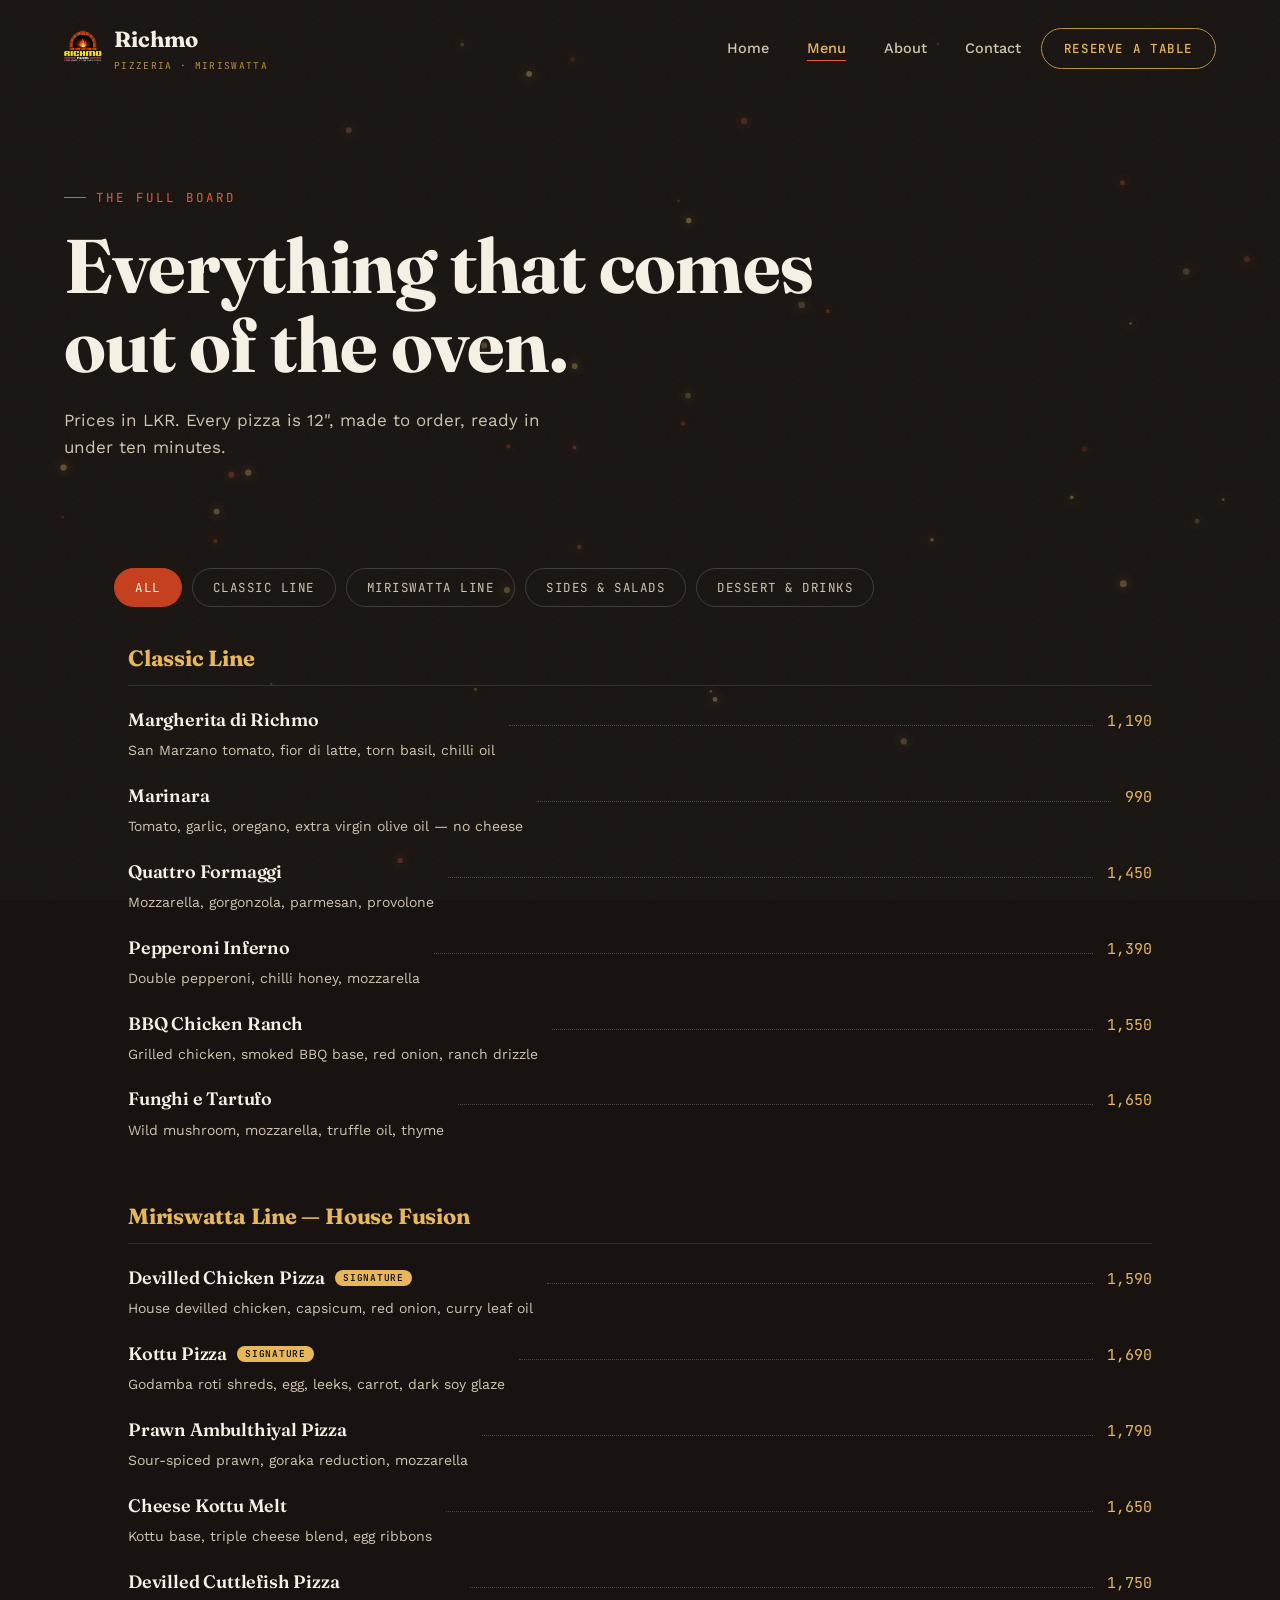
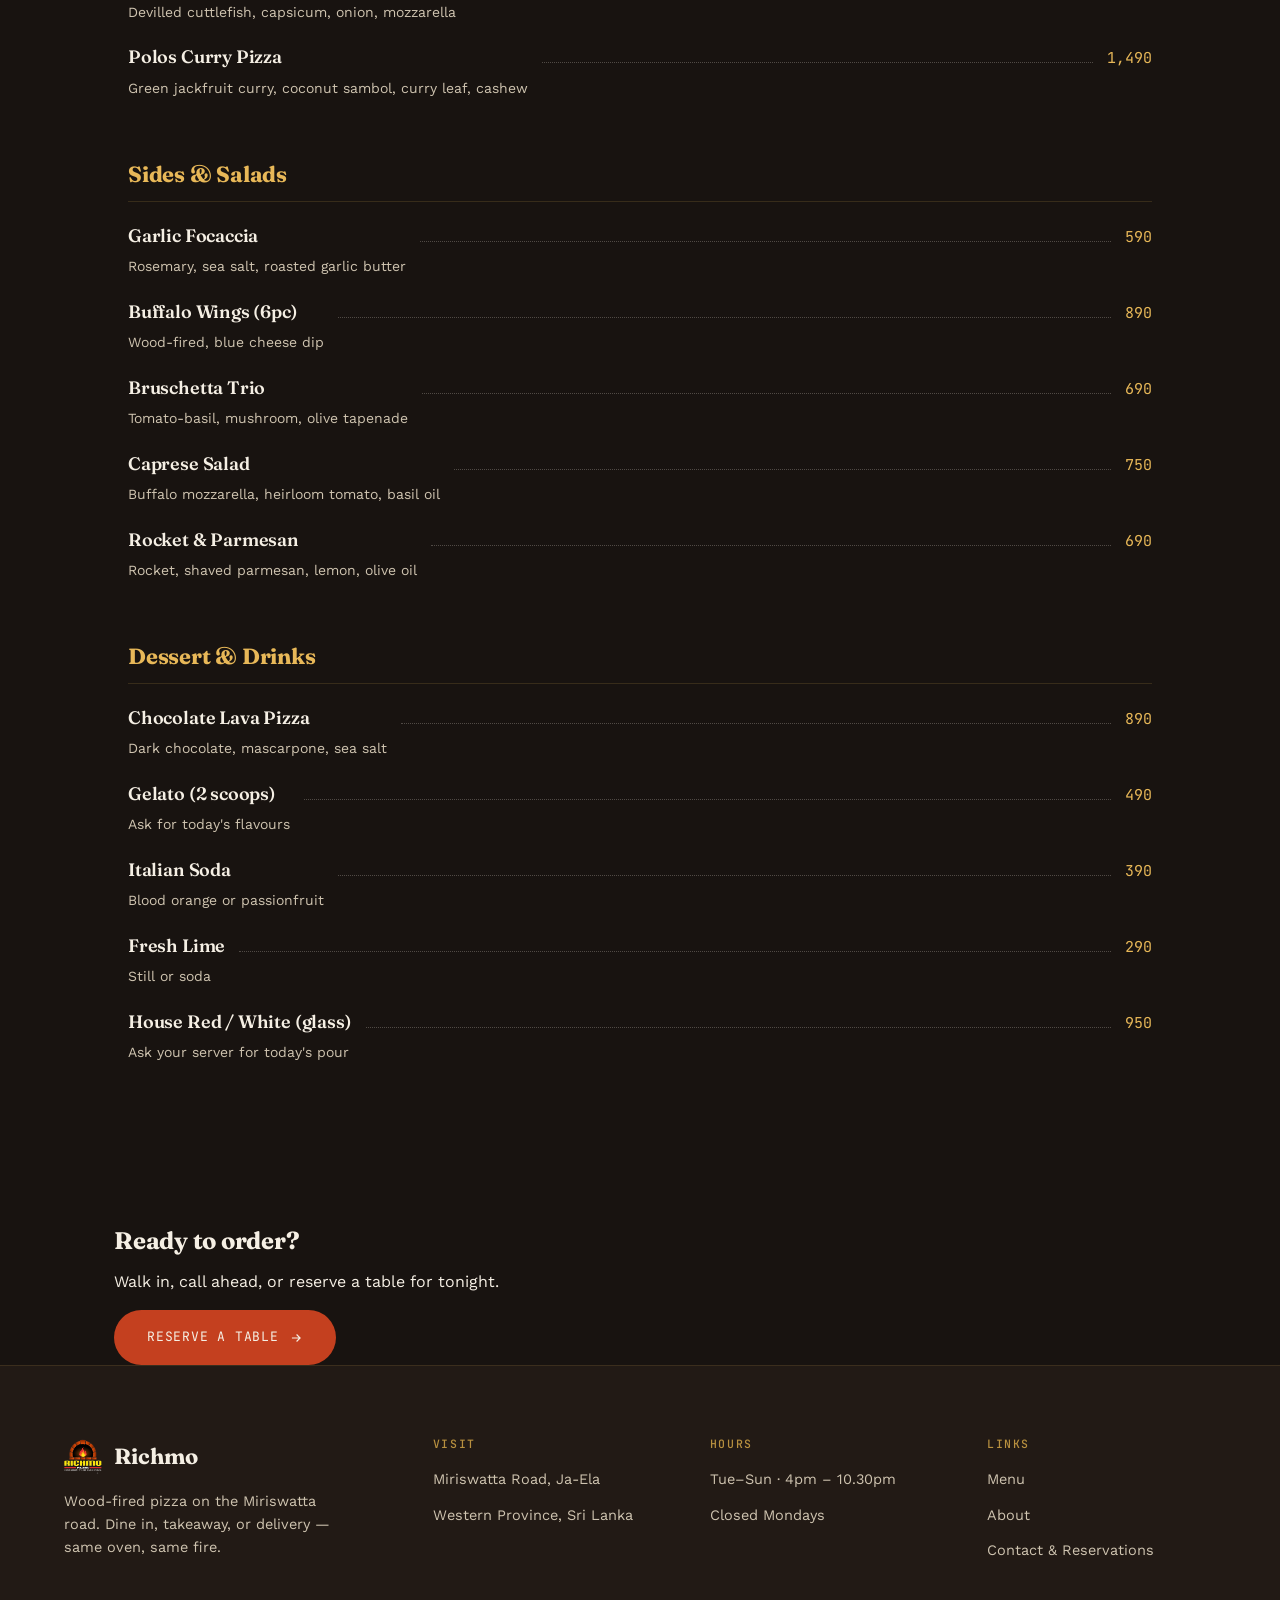
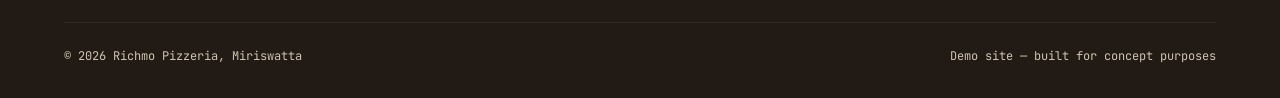
<file: menu.html>
<!doctype html>
<html lang="en">
<head>
<meta charset="UTF-8">
<meta name="viewport" content="width=device-width, initial-scale=1.0">
<title>Menu — Richmo Pizzeria</title>
<meta name="description" content="Full menu — Richmo Pizzeria, Miriswatta. Wood-fired pizza, sides, salads, desserts and drinks.">
<link rel="stylesheet" href="assets/styles.css">
</head>
<body>

<canvas id="embers"></canvas>
<div class="grain"></div>

<nav class="site-nav">
  <a href="index.html" class="brand">
    <span class="mark"><img src="assets/logo.png" alt="Richmo Pizzeria logo"></span>
    <span>Richmo<small>Pizzeria · Miriswatta</small></span>
  </a>
  <button class="nav-toggle" aria-label="Toggle menu"><span></span><span></span><span></span></button>
  <ul class="nav-links">
    <li><a href="index.html">Home</a></li>
    <li><a href="menu.html">Menu</a></li>
    <li><a href="about.html">About</a></li>
    <li><a href="contact.html">Contact</a></li>
    <li><a href="contact.html#reserve" class="nav-cta">Reserve a Table</a></li>
  </ul>
</nav>

<main>

  <section class="page-hero">
    <span class="eyebrow reveal in">The Full Board</span>
    <h1 class="reveal in" style="--i:1">Everything that comes<br>out of the oven.</h1>
    <p class="lede reveal in" style="--i:2">Prices in LKR. Every pizza is 12", made to order, ready in under ten minutes.</p>
  </section>

  <!-- FILTER TABS -->
  <div class="filter-bar container">
    <button class="filter-tab active" data-filter="all">All</button>
    <button class="filter-tab" data-filter="classic">Classic Line</button>
    <button class="filter-tab" data-filter="fusion">Miriswatta Line</button>
    <button class="filter-tab" data-filter="sides">Sides & Salads</button>
    <button class="filter-tab" data-filter="sweet">Dessert & Drinks</button>
  </div>

  <!-- MENU LIST -->
  <section class="section menu-section">
    <div class="container">

      <div class="menu-cat" data-cat="classic">
        <h3 class="cat-title reveal">Classic Line</h3>
        <div class="menu-list stagger">
          <div class="menu-row">
            <div class="menu-row-name"><h4>Margherita di Richmo</h4><p>San Marzano tomato, fior di latte, torn basil, chilli oil</p></div>
            <span class="dots"></span><span class="price">1,190</span>
          </div>
          <div class="menu-row">
            <div class="menu-row-name"><h4>Marinara</h4><p>Tomato, garlic, oregano, extra virgin olive oil — no cheese</p></div>
            <span class="dots"></span><span class="price">990</span>
          </div>
          <div class="menu-row">
            <div class="menu-row-name"><h4>Quattro Formaggi</h4><p>Mozzarella, gorgonzola, parmesan, provolone</p></div>
            <span class="dots"></span><span class="price">1,450</span>
          </div>
          <div class="menu-row">
            <div class="menu-row-name"><h4>Pepperoni Inferno</h4><p>Double pepperoni, chilli honey, mozzarella</p></div>
            <span class="dots"></span><span class="price">1,390</span>
          </div>
          <div class="menu-row">
            <div class="menu-row-name"><h4>BBQ Chicken Ranch</h4><p>Grilled chicken, smoked BBQ base, red onion, ranch drizzle</p></div>
            <span class="dots"></span><span class="price">1,550</span>
          </div>
          <div class="menu-row">
            <div class="menu-row-name"><h4>Funghi e Tartufo</h4><p>Wild mushroom, mozzarella, truffle oil, thyme</p></div>
            <span class="dots"></span><span class="price">1,650</span>
          </div>
        </div>
      </div>

      <div class="menu-cat" data-cat="fusion">
        <h3 class="cat-title reveal">Miriswatta Line — House Fusion</h3>
        <div class="menu-list stagger">
          <div class="menu-row">
            <div class="menu-row-name"><h4>Devilled Chicken Pizza <span class="tag">signature</span></h4><p>House devilled chicken, capsicum, red onion, curry leaf oil</p></div>
            <span class="dots"></span><span class="price">1,590</span>
          </div>
          <div class="menu-row">
            <div class="menu-row-name"><h4>Kottu Pizza <span class="tag">signature</span></h4><p>Godamba roti shreds, egg, leeks, carrot, dark soy glaze</p></div>
            <span class="dots"></span><span class="price">1,690</span>
          </div>
          <div class="menu-row">
            <div class="menu-row-name"><h4>Prawn Ambulthiyal Pizza</h4><p>Sour-spiced prawn, goraka reduction, mozzarella</p></div>
            <span class="dots"></span><span class="price">1,790</span>
          </div>
          <div class="menu-row">
            <div class="menu-row-name"><h4>Cheese Kottu Melt</h4><p>Kottu base, triple cheese blend, egg ribbons</p></div>
            <span class="dots"></span><span class="price">1,650</span>
          </div>
          <div class="menu-row">
            <div class="menu-row-name"><h4>Devilled Cuttlefish Pizza</h4><p>Devilled cuttlefish, capsicum, onion, mozzarella</p></div>
            <span class="dots"></span><span class="price">1,750</span>
          </div>
          <div class="menu-row">
            <div class="menu-row-name"><h4>Polos Curry Pizza</h4><p>Green jackfruit curry, coconut sambol, curry leaf, cashew</p></div>
            <span class="dots"></span><span class="price">1,490</span>
          </div>
        </div>
      </div>

      <div class="menu-cat" data-cat="sides">
        <h3 class="cat-title reveal">Sides & Salads</h3>
        <div class="menu-list stagger">
          <div class="menu-row"><div class="menu-row-name"><h4>Garlic Focaccia</h4><p>Rosemary, sea salt, roasted garlic butter</p></div><span class="dots"></span><span class="price">590</span></div>
          <div class="menu-row"><div class="menu-row-name"><h4>Buffalo Wings (6pc)</h4><p>Wood-fired, blue cheese dip</p></div><span class="dots"></span><span class="price">890</span></div>
          <div class="menu-row"><div class="menu-row-name"><h4>Bruschetta Trio</h4><p>Tomato-basil, mushroom, olive tapenade</p></div><span class="dots"></span><span class="price">690</span></div>
          <div class="menu-row"><div class="menu-row-name"><h4>Caprese Salad</h4><p>Buffalo mozzarella, heirloom tomato, basil oil</p></div><span class="dots"></span><span class="price">750</span></div>
          <div class="menu-row"><div class="menu-row-name"><h4>Rocket & Parmesan</h4><p>Rocket, shaved parmesan, lemon, olive oil</p></div><span class="dots"></span><span class="price">690</span></div>
        </div>
      </div>

      <div class="menu-cat" data-cat="sweet">
        <h3 class="cat-title reveal">Dessert & Drinks</h3>
        <div class="menu-list stagger">
          <div class="menu-row"><div class="menu-row-name"><h4>Chocolate Lava Pizza</h4><p>Dark chocolate, mascarpone, sea salt</p></div><span class="dots"></span><span class="price">890</span></div>
          <div class="menu-row"><div class="menu-row-name"><h4>Gelato (2 scoops)</h4><p>Ask for today's flavours</p></div><span class="dots"></span><span class="price">490</span></div>
          <div class="menu-row"><div class="menu-row-name"><h4>Italian Soda</h4><p>Blood orange or passionfruit</p></div><span class="dots"></span><span class="price">390</span></div>
          <div class="menu-row"><div class="menu-row-name"><h4>Fresh Lime</h4><p>Still or soda</p></div><span class="dots"></span><span class="price">290</span></div>
          <div class="menu-row"><div class="menu-row-name"><h4>House Red / White (glass)</h4><p>Ask your server for today's pour</p></div><span class="dots"></span><span class="price">950</span></div>
        </div>
      </div>

    </div>
  </section>

  <section class="cta-band">
    <div class="container cta-band-inner reveal-scale">
      <h2>Ready to order?</h2>
      <p>Walk in, call ahead, or reserve a table for tonight.</p>
      <a href="contact.html#reserve" class="btn btn-primary">Reserve a table
        <svg viewBox="0 0 24 24" fill="none" stroke="currentColor" stroke-width="2"><path d="M5 12h14M13 6l6 6-6 6"/></svg>
      </a>
    </div>
  </section>

</main>

<footer class="site-footer">
  <div class="footer-grid">
    <div class="footer-brand">
      <a href="index.html" class="brand">
        <span class="mark"><img src="assets/logo.png" alt="Richmo Pizzeria logo"></span>
        <span>Richmo</span>
      </a>
      <p>Wood-fired pizza on the Miriswatta road. Dine in, takeaway, or delivery — same oven, same fire.</p>
    </div>
    <div class="footer-col">
      <h4>Visit</h4>
      <ul><li><a href="#">Miriswatta Road, Ja-Ela</a></li><li><a href="#">Western Province, Sri Lanka</a></li></ul>
    </div>
    <div class="footer-col">
      <h4>Hours</h4>
      <ul><li><a href="#">Tue–Sun · 4pm – 10.30pm</a></li><li><a href="#">Closed Mondays</a></li></ul>
    </div>
    <div class="footer-col">
      <h4>Links</h4>
      <ul><li><a href="menu.html">Menu</a></li><li><a href="about.html">About</a></li><li><a href="contact.html">Contact & Reservations</a></li></ul>
    </div>
  </div>
  <div class="footer-bottom">
    <span>© 2026 Richmo Pizzeria, Miriswatta</span>
    <span>Demo site — built for concept purposes</span>
  </div>
</footer>

<style>
.filter-bar{
  display:flex; gap:10px; flex-wrap:wrap;
  padding-bottom:20px;
}
.filter-tab{
  padding:10px 20px;
  border-radius:100px;
  border:1px solid rgba(245,239,228,.18);
  background:transparent;
  color:var(--cream-dim);
  font-family:var(--f-mono);
  font-size:12.5px;
  letter-spacing:.04em;
  text-transform:uppercase;
  transition:all .3s var(--ease);
}
.filter-tab:hover{ border-color:var(--crust); color:var(--crust); }
.filter-tab.active{ background:var(--ember); border-color:var(--ember); color:var(--cream); }

.menu-section{ padding-top:20px; }
.menu-cat{ margin-bottom:64px; transition:opacity .4s var(--ease), transform .4s var(--ease); }
.menu-cat.hidden{ display:none; }
.cat-title{
  font-size:22px; color:var(--crust);
  margin-bottom:22px;
  padding-bottom:14px;
  border-bottom:1px solid rgba(232,184,88,.15);
}
.menu-list{ display:flex; flex-direction:column; gap:22px; }
.menu-row{
  display:flex; align-items:baseline; gap:14px;
}
.menu-row-name{ min-width:0; }
.menu-row-name h4{
  font-family:var(--f-display); font-size:18px; font-weight:600; color:var(--cream);
  display:inline-flex; align-items:center; gap:10px; margin:0;
}
.menu-row-name p{ color:var(--cream-dim); font-size:14px; margin:6px 0 0; }
.tag{
  font-family:var(--f-mono); font-size:9.5px; letter-spacing:.08em; text-transform:uppercase;
  color:var(--char); background:var(--crust); padding:3px 8px; border-radius:100px;
}
.dots{
  flex:1;
  border-bottom:1px dotted rgba(245,239,228,.25);
  margin-bottom:6px;
  min-width:24px;
}
.price{
  font-family:var(--f-mono); color:var(--crust); font-size:15px; white-space:nowrap;
}
@media (max-width:640px){
  .menu-row{ flex-wrap:wrap; }
  .dots{ display:none; }
  .menu-row-name{ flex:1 1 100%; }
}
</style>

<script src="assets/main.js"></script>
<script>
  // menu category filter
  document.addEventListener('DOMContentLoaded', () => {
    const tabs = document.querySelectorAll('.filter-tab');
    const cats = document.querySelectorAll('.menu-cat');
    tabs.forEach(tab => {
      tab.addEventListener('click', () => {
        tabs.forEach(t => t.classList.remove('active'));
        tab.classList.add('active');
        const f = tab.dataset.filter;
        cats.forEach(cat => {
          if (f === 'all' || cat.dataset.cat === f) cat.classList.remove('hidden');
          else cat.classList.add('hidden');
        });
      });
    });
  });
</script>
</body>
</html>
</file>
<file: assets/styles.css>
/* ============================================
   RICHMO PIZZERIA — MIRISWATTA
   Design tokens
   ============================================ */
@import url('https://fonts.googleapis.com/css2?family=Fraunces:ital,opsz,wght@0,9..144,300;0,9..144,450;0,9..144,600;0,9..144,700;0,9..144,900;1,9..144,500&family=Work+Sans:wght@300;400;500;600;700&family=JetBrains+Mono:wght@400;500&display=swap');

:root{
  /* colors */
  --char:        #181310;
  --char-2:      #221a15;
  --char-3:      #2c2119;
  --ember:       #c4401f;
  --ember-bright:#e85a34;
  --crust:       #e8b858;
  --crust-dim:   #b8903f;
  --cream:       #f5efe4;
  --cream-dim:   #cfc4b0;
  --olive:       #4a5a34;
  --olive-bright:#6b7f4a;

  /* type */
  --f-display: 'Fraunces', serif;
  --f-body: 'Work Sans', sans-serif;
  --f-mono: 'JetBrains Mono', monospace;

  /* layout */
  --maxw: 1180px;
  --edge: clamp(20px, 5vw, 64px);

  /* motion */
  --ease: cubic-bezier(.22,1,.36,1);
  --ease-in: cubic-bezier(.55,0,.45,1);
}

*,*::before,*::after{ box-sizing:border-box; }
html{ scroll-behavior:smooth; }
body{
  margin:0;
  background:var(--char);
  color:var(--cream);
  font-family:var(--f-body);
  font-size:16px;
  line-height:1.6;
  -webkit-font-smoothing:antialiased;
  overflow-x:hidden;
}

@media (prefers-reduced-motion: reduce){
  html{ scroll-behavior:auto; }
  *,*::before,*::after{ animation-duration:0.01ms !important; animation-iteration-count:1 !important; transition-duration:0.01ms !important; scroll-behavior:auto !important; }
}

img{ max-width:100%; display:block; }
a{ color:inherit; text-decoration:none; }
ul{ list-style:none; margin:0; padding:0; }
button{ font-family:inherit; cursor:pointer; }

h1,h2,h3,h4{
  font-family:var(--f-display);
  font-weight:700;
  line-height:1.05;
  margin:0;
  letter-spacing:-0.01em;
}

.container{
  max-width:var(--maxw);
  margin-inline:auto;
  padding-inline:var(--edge);
}

.eyebrow{
  font-family:var(--f-mono);
  font-size:12.5px;
  letter-spacing:0.16em;
  text-transform:uppercase;
  color:var(--ember-bright);
  display:inline-flex;
  align-items:center;
  gap:10px;
}
.eyebrow::before{
  content:'';
  width:22px; height:1px;
  background:var(--ember-bright);
  display:inline-block;
}

/* ---------- ember particle canvas (ambient signature motion) ---------- */
#embers{
  position:fixed; inset:0;
  pointer-events:none;
  z-index:1;
  mix-blend-mode:screen;
  opacity:.55;
}

/* ---------- grain overlay for warmth/texture ---------- */
.grain{
  position:fixed; inset:0;
  pointer-events:none;
  z-index:2;
  opacity:.05;
  background-image:url("data:image/svg+xml,%3Csvg xmlns='http://www.w3.org/2000/svg' width='120' height='120'%3E%3Cfilter id='n'%3E%3CfeTurbulence type='fractalNoise' baseFrequency='0.9' numOctaves='2' stitchTiles='stitch'/%3E%3C/filter%3E%3Crect width='100%25' height='100%25' filter='url(%23n)'/%3E%3C/svg%3E");
}

/* ============================================
   NAV
   ============================================ */
.site-nav{
  position:fixed; top:0; left:0; right:0;
  z-index:100;
  padding:22px var(--edge);
  display:flex; align-items:center; justify-content:space-between;
  transition:padding .4s var(--ease), background .4s var(--ease), border-color .4s var(--ease);
  border-bottom:1px solid transparent;
}
.site-nav.scrolled{
  padding-block:14px;
  background:rgba(24,19,16,.82);
  backdrop-filter:blur(14px) saturate(140%);
  border-color:rgba(232,184,88,.12);
}

.brand{
  display:flex; align-items:center; gap:12px;
  font-family:var(--f-display);
  font-size:22px;
  font-weight:700;
  color:var(--cream);
}
.brand .mark{
  width:38px; height:38px;
  position:relative;
}
.brand .mark img{
  width:100%; height:100%;
  object-fit:contain;
}
.brand small{
  display:block;
  font-family:var(--f-mono);
  font-size:9.5px;
  letter-spacing:.14em;
  text-transform:uppercase;
  color:var(--crust-dim);
  font-weight:400;
  margin-top:1px;
}

.nav-links{
  display:flex; align-items:center; gap:2px;
}
.nav-links a{
  position:relative;
  padding:10px 18px;
  font-size:14.5px;
  font-weight:500;
  color:var(--cream-dim);
  transition:color .3s var(--ease);
}
.nav-links a:hover{ color:var(--cream); }
.nav-links a.active{ color:var(--crust); }
.nav-links a::after{
  content:'';
  position:absolute; left:18px; right:18px; bottom:6px;
  height:1px;
  background:var(--ember-bright);
  transform:scaleX(0);
  transform-origin:left;
  transition:transform .35s var(--ease);
}
.nav-links a:hover::after,
.nav-links a.active::after{ transform:scaleX(1); }

.nav-cta{
  padding:11px 22px !important;
  border:1px solid var(--crust-dim);
  border-radius:100px;
  color:var(--crust) !important;
  font-family:var(--f-mono);
  font-size:12.5px !important;
  letter-spacing:.05em;
  text-transform:uppercase;
  transition:all .3s var(--ease) !important;
}
.nav-cta::after{ display:none; }
.nav-cta:hover{
  background:var(--crust);
  color:var(--char) !important;
  border-color:var(--crust);
}

.nav-toggle{
  display:none;
  background:none; border:none;
  width:32px; height:22px;
  position:relative;
  z-index:110;
}
.nav-toggle span{
  position:absolute; left:0; width:100%; height:2px;
  background:var(--cream);
  transition:all .35s var(--ease);
}
.nav-toggle span:nth-child(1){ top:0; }
.nav-toggle span:nth-child(2){ top:10px; }
.nav-toggle span:nth-child(3){ top:20px; }
.nav-toggle.open span:nth-child(1){ transform:translateY(10px) rotate(45deg); }
.nav-toggle.open span:nth-child(2){ opacity:0; }
.nav-toggle.open span:nth-child(3){ transform:translateY(-10px) rotate(-45deg); }

@media (max-width:860px){
  .nav-links{
    position:fixed; inset:0 0 0 auto;
    width:min(78vw,340px);
    height:100vh;
    background:var(--char-2);
    flex-direction:column;
    align-items:flex-start;
    justify-content:center;
    gap:6px;
    padding:40px var(--edge);
    transform:translateX(100%);
    transition:transform .5s var(--ease);
    border-left:1px solid rgba(232,184,88,.12);
  }
  .nav-links.open{ transform:translateX(0); }
  .nav-links a{ font-size:20px; padding:12px 0; }
  .nav-links a::after{ left:0; right:auto; width:20px; }
  .nav-toggle{ display:block; }
  .nav-cta{ margin-top:14px; }
}

/* ============================================
   BUTTONS
   ============================================ */
.btn{
  display:inline-flex; align-items:center; gap:10px;
  padding:16px 32px;
  font-family:var(--f-mono);
  font-size:13px;
  letter-spacing:.06em;
  text-transform:uppercase;
  border-radius:100px;
  transition:all .35s var(--ease);
  border:1px solid transparent;
  white-space:nowrap;
}
.btn-primary{
  background:var(--ember);
  color:var(--cream);
  box-shadow:0 0 0 0 rgba(196,64,31,.5);
}
.btn-primary:hover{
  background:var(--ember-bright);
  transform:translateY(-2px);
  box-shadow:0 10px 30px -8px rgba(196,64,31,.6);
}
.btn-outline{
  border-color:rgba(245,239,228,.3);
  color:var(--cream);
}
.btn-outline:hover{
  border-color:var(--crust);
  color:var(--crust);
  transform:translateY(-2px);
}
.btn svg{ width:14px; height:14px; transition:transform .35s var(--ease); }
.btn:hover svg{ transform:translateX(4px); }

/* ============================================
   REVEAL ON SCROLL
   ============================================ */
.reveal{
  opacity:0;
  transform:translateY(28px);
  transition:opacity .8s var(--ease), transform .8s var(--ease);
}
.reveal.in{ opacity:1; transform:translateY(0); }
.reveal-scale{ opacity:0; transform:scale(.94); transition:opacity .9s var(--ease), transform .9s var(--ease); }
.reveal-scale.in{ opacity:1; transform:scale(1); }
.stagger > *{ transition-delay:calc(var(--i,0) * 90ms); }

/* ============================================
   FOOTER
   ============================================ */
.site-footer{
  position:relative; z-index:3;
  border-top:1px solid rgba(232,184,88,.12);
  padding:72px var(--edge) 32px;
  background:var(--char-2);
}
.footer-grid{
  max-width:var(--maxw);
  margin-inline:auto;
  display:grid;
  grid-template-columns:1.4fr 1fr 1fr 1fr;
  gap:48px;
  padding-bottom:48px;
}
.footer-brand p{ color:var(--cream-dim); font-size:14.5px; max-width:280px; margin-top:14px; }
.footer-col h4{
  font-family:var(--f-mono);
  font-size:11.5px;
  letter-spacing:.14em;
  text-transform:uppercase;
  color:var(--crust-dim);
  margin-bottom:16px;
  font-weight:500;
}
.footer-col li{ margin-bottom:10px; }
.footer-col a{
  color:var(--cream-dim);
  font-size:14.5px;
  transition:color .3s;
}
.footer-col a:hover{ color:var(--crust); }
.footer-bottom{
  max-width:var(--maxw);
  margin-inline:auto;
  display:flex; justify-content:space-between; align-items:center;
  padding-top:24px;
  border-top:1px solid rgba(245,239,228,.08);
  font-family:var(--f-mono);
  font-size:12px;
  color:var(--cream-dim);
  flex-wrap:wrap;
  gap:12px;
}

@media (max-width:760px){
  .footer-grid{ grid-template-columns:1fr 1fr; gap:36px; }
}

main{ position:relative; z-index:3; }

/* ============================================
   PAGE HERO (shared, used by inner pages)
   ============================================ */
.page-hero{
  padding:180px var(--edge) 90px;
  position:relative;
}
.page-hero h1{
  font-size:clamp(42px,7vw,76px);
  margin-top:18px;
  max-width:820px;
}
.page-hero .lede{
  margin-top:22px;
  max-width:520px;
  color:var(--cream-dim);
  font-size:17px;
}

/* ============================================
   SECTION helpers
   ============================================ */
.section{ padding:100px var(--edge); position:relative; }
.section-head{
  display:flex; justify-content:space-between; align-items:flex-end;
  gap:32px; margin-bottom:56px; max-width:var(--maxw); margin-inline:auto;
}
.section-head h2{ font-size:clamp(32px,4.2vw,48px); margin-top:16px; }
.section-head p{ color:var(--cream-dim); max-width:340px; font-size:15px; }

@media (max-width:760px){
  .section{ padding:72px var(--edge); }
  .section-head{ flex-direction:column; align-items:flex-start; gap:16px; }
}
</file>
